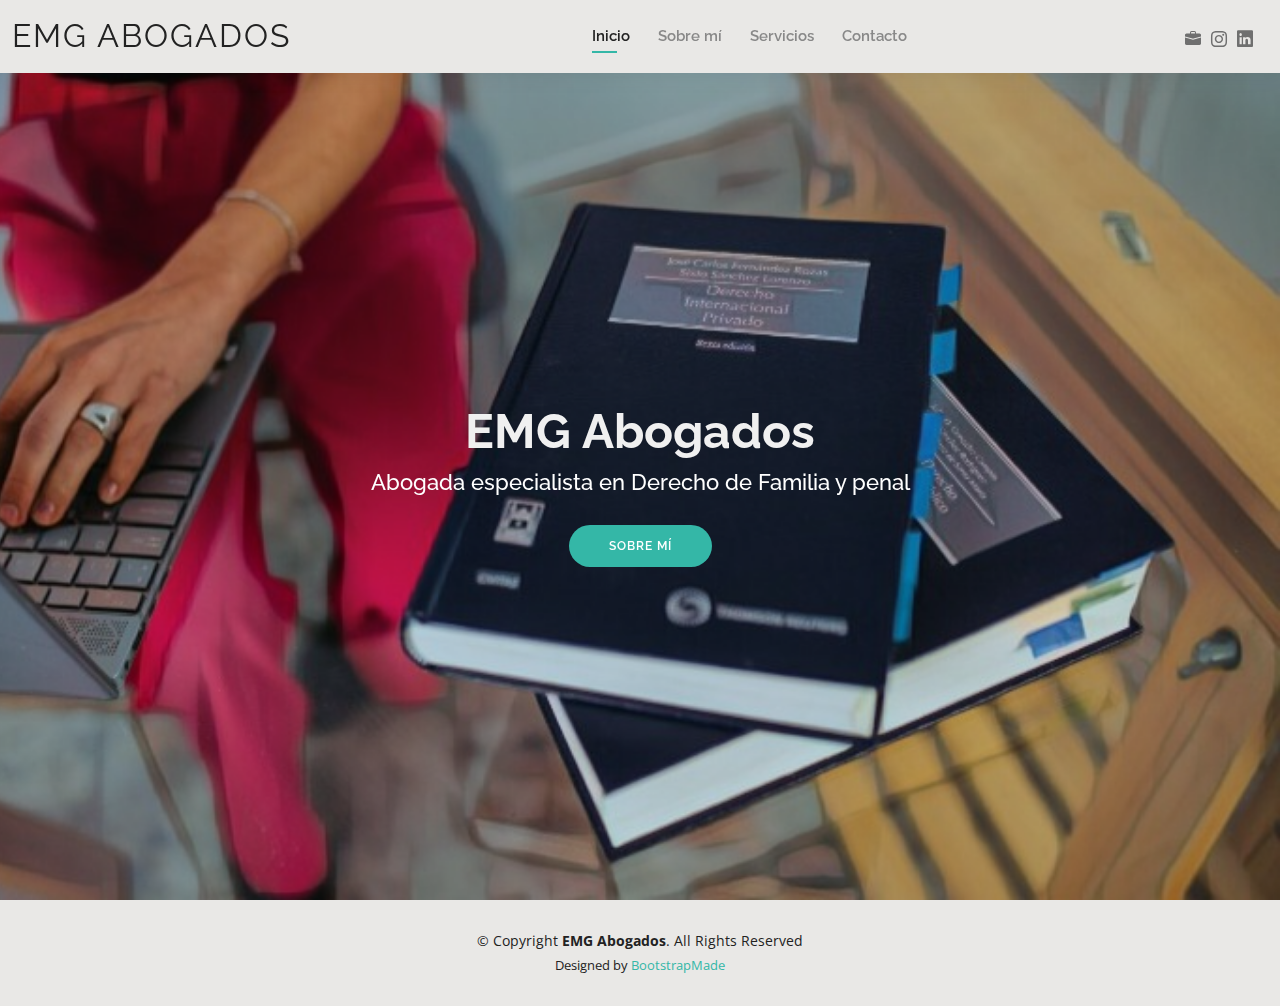
<file: index.html>
<!DOCTYPE html>
<html lang="en">

<head>
  <meta charset="utf-8">
  <meta content="width=device-width, initial-scale=1.0" name="viewport">

  <title>EMG Abogados</title>
  <meta content="" name="description">
  <meta content="" name="keywords">

  <!-- Favicons -->
  <link href="assets/img/favicon.png" rel="icon">
  <link href="assets/img/apple-touch-icon.png" rel="apple-touch-icon">

  <!-- Google Fonts -->
  <link href="https://fonts.googleapis.com/css?family=Open+Sans:300,300i,400,400i,600,600i,700,700i|Raleway:300,300i,400,400i,500,500i,600,600i,700,700i|Poppins:300,300i,400,400i,500,500i,600,600i,700,700i" rel="stylesheet">

  <!-- Vendor CSS Files -->
  <link href="assets/vendor/aos/aos.css" rel="stylesheet">
  <link href="assets/vendor/bootstrap/css/bootstrap.min.css" rel="stylesheet">
  <link href="assets/vendor/bootstrap-icons/bootstrap-icons.css" rel="stylesheet">
  <link href="assets/vendor/boxicons/css/boxicons.min.css" rel="stylesheet">
  <link href="assets/vendor/glightbox/css/glightbox.min.css" rel="stylesheet">
  <link href="assets/vendor/swiper/swiper-bundle.min.css" rel="stylesheet">

  <!-- Template Main CSS File -->
  <link href="assets/css/style.css" rel="stylesheet">

  <!-- =======================================================
  * Template Name: Kelly - v4.0.1
  * Template URL: https://bootstrapmade.com/kelly-free-bootstrap-cv-resume-html-template/
  * Author: BootstrapMade.com
  * License: https://bootstrapmade.com/license/
  ======================================================== -->
</head>

<body>

  <!-- ======= Header ======= -->
  <header id="header" class="fixed-top">
    <div class="container-fluid d-flex justify-content-between align-items-center">

      <h1 class="logo me-auto me-lg-0"><a href="index.html">EMG Abogados</a></h1>
      <!-- Uncomment below if you prefer to use an image logo -->
      <!-- <a href="index.html" class="logo"><img src="assets/img/logo.png" alt="" class="img-fluid"></a>-->

      <nav id="navbar" class="navbar order-last order-lg-0">
        <ul>
          <li><a class="active" href="index.html">Inicio</a></li>
          <li><a href="about.html">Sobre mí</a></li>
          <!--<li><a href="resume.html">Resumen</a></li>-->
          <li><a href="services.html">Servicios</a></li>
          <!--<li><a href="portfolio.html">Portfolio</a></li>-->
          <li><a href="contact.html">Contacto</a></li>
        </ul>
        <i class="bi bi-list mobile-nav-toggle"></i>
      </nav><!-- .navbar -->

      <div class="header-social-links">
        <a target="_blank" href="https://www.lexdir.com/guia/formas-y-efectos-del-divorcio-4239/" class="facebook"><i class="bi bi-briefcase-fill"></i></a>
        <a target="_blank" href="https://www.instagram.com/abogadosemg/" class="instagram"><i class="bi bi-instagram"></i></a>
        <a target="_blank" href="https://www.linkedin.com/in/eva-m-b75975a1/" class="linkedin"><i class="bi bi-linkedin"></i></i></a>
      </div>

    </div>

  </header><!-- End Header -->

  <!-- ======= Hero Section ======= -->
  <section id="hero" class="d-flex align-items-center">
    <div class="container d-flex flex-column align-items-center" data-aos="zoom-in" data-aos-delay="100">
      <h1>EMG Abogados</h1>
      <h2>Abogada especialista en Derecho de Familia y penal</h2>
      <a href="about.html" class="btn-about">Sobre mí</a>
    </div>
  </section><!-- End Hero -->

  <!-- ======= Footer ======= -->
  <footer id="footer">
    <div class="container">
      <div class="copyright">
        &copy; Copyright <strong><span>EMG Abogados</span></strong>. All Rights Reserved
      </div>
      <div class="credits">
        <!-- All the links in the footer should remain intact. -->
        <!-- You can delete the links only if you purchased the pro version. -->
        <!-- Licensing information: https://bootstrapmade.com/license/ -->
        <!-- Purchase the pro version with working PHP/AJAX contact form: https://bootstrapmade.com/kelly-free-bootstrap-cv-resume-html-template/ -->
        Designed by <a href="https://bootstrapmade.com/">BootstrapMade</a>
      </div>
    </div>
  </footer><!-- End  Footer -->

  <div id="preloader"></div>
  <a href="#" class="back-to-top d-flex align-items-center justify-content-center"><i class="bi bi-arrow-up-short"></i></a>

  <!-- Vendor JS Files -->
  <script src="assets/vendor/aos/aos.js"></script>
  <script src="assets/vendor/bootstrap/js/bootstrap.bundle.min.js"></script>
  <script src="assets/vendor/glightbox/js/glightbox.min.js"></script>
  <script src="assets/vendor/isotope-layout/isotope.pkgd.min.js"></script>
  <script src="assets/vendor/php-email-form/validate.js"></script>
  <script src="assets/vendor/purecounter/purecounter.js"></script>
  <script src="assets/vendor/swiper/swiper-bundle.min.js"></script>
  <script src="assets/vendor/waypoints/noframework.waypoints.js"></script>

  <!-- Template Main JS File -->
  <script src="assets/js/main.js"></script>

</body>

</html>
</file>
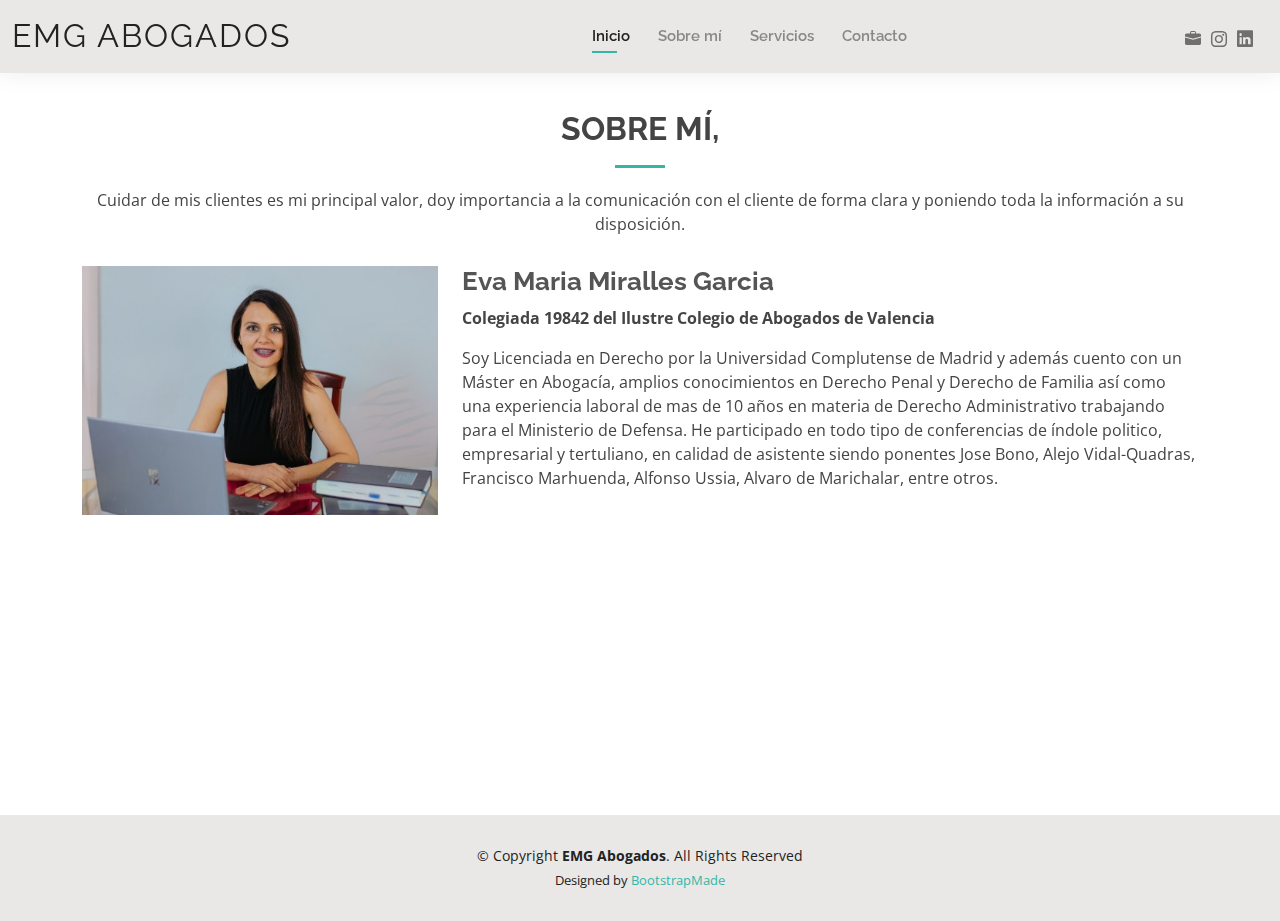
<file: about.html>
<!DOCTYPE html>
<html lang="en">

<head>
  <meta charset="utf-8">
  <meta content="width=device-width, initial-scale=1.0" name="viewport">

  <title>EMG Abogados</title>
  <meta content="" name="description">
  <meta content="" name="keywords">

  <!-- Favicons -->
  <link href="assets/img/favicon.png" rel="icon">
  <link href="assets/img/apple-touch-icon.png" rel="apple-touch-icon">

  <!-- Google Fonts -->
  <link href="https://fonts.googleapis.com/css?family=Open+Sans:300,300i,400,400i,600,600i,700,700i|Raleway:300,300i,400,400i,500,500i,600,600i,700,700i|Poppins:300,300i,400,400i,500,500i,600,600i,700,700i" rel="stylesheet">

  <!-- Vendor CSS Files -->
  <link href="assets/vendor/aos/aos.css" rel="stylesheet">
  <link href="assets/vendor/bootstrap/css/bootstrap.min.css" rel="stylesheet">
  <link href="assets/vendor/bootstrap-icons/bootstrap-icons.css" rel="stylesheet">
  <link href="assets/vendor/boxicons/css/boxicons.min.css" rel="stylesheet">
  <link href="assets/vendor/glightbox/css/glightbox.min.css" rel="stylesheet">
  <link href="assets/vendor/swiper/swiper-bundle.min.css" rel="stylesheet">

  <!-- Template Main CSS File -->
  <link href="assets/css/style.css" rel="stylesheet">

  <!-- =======================================================
  * Template Name: Kelly - v4.0.1
  * Template URL: https://bootstrapmade.com/kelly-free-bootstrap-cv-resume-html-template/
  * Author: BootstrapMade.com
  * License: https://bootstrapmade.com/license/
  ======================================================== -->
</head>

<body>

  <!-- ======= Header ======= -->
  <header id="header" class="fixed-top">
    <div class="container-fluid d-flex justify-content-between align-items-center">

      <h1 class="logo me-auto me-lg-0"><a href="index.html">EMG Abogados</a></h1>
      <!-- Uncomment below if you prefer to use an image logo -->
      <!-- <a href="index.html" class="logo"><img src="assets/img/logo.png" alt="" class="img-fluid"></a>-->

      <nav id="navbar" class="navbar order-last order-lg-0">
        <ul>
          <li><a class="active" href="index.html">Inicio</a></li>
          <li><a href="about.html">Sobre mí</a></li>
          <!--<li><a href="resume.html">Resumen</a></li>-->
          <li><a href="services.html">Servicios</a></li>
          <!--<li><a href="portfolio.html">Portfolio</a></li>-->
          <li><a href="contact.html">Contacto</a></li>
        </ul>
        <i class="bi bi-list mobile-nav-toggle"></i>
      </nav><!-- .navbar -->

      <div class="header-social-links">
        <a target="_blank" href="https://www.lexdir.com/guia/formas-y-efectos-del-divorcio-4239/" class="facebook"><i class="bi bi-briefcase-fill"></i></a>
        <a target="_blank" href="https://www.instagram.com/abogadosemg/" class="instagram"><i class="bi bi-instagram"></i></a>
        <a target="_blank" href="https://www.linkedin.com/in/eva-m-b75975a1/" class="linkedin"><i class="bi bi-linkedin"></i></i></a>
      </div>

    </div>

  </header><!-- End Header -->

  <main id="main">

    <!-- ======= About Section ======= -->
    <section id="about" class="about">
      <div class="container" data-aos="fade-up">

        <div class="section-title">
          <h2>Sobre mí,</h2>
          <p>Cuidar de mis clientes es mi principal valor, doy importancia a la comunicación con el cliente de forma clara y poniendo toda la información a su disposición.</p>
        </div>

        <div class="row">
          <div class="col-lg-4">
            <img src="assets/img/eva7.png" class="img-fluid" alt="">
          </div>
          <div class="col-lg-8 pt-4 pt-lg-0 content">
            <h3>Eva Maria Miralles Garcia</h3>
            <p>
              <strong>Colegiada 19842 del Ilustre Colegio de Abogados de Valencia</strong> 
            </p>
            <p>
              Soy Licenciada en Derecho por la Universidad Complutense de Madrid y además cuento con un Máster en Abogacía, amplios conocimientos en Derecho Penal y Derecho de Familia así como una experiencia laboral de mas de 10 años en materia de Derecho Administrativo trabajando para el Ministerio de Defensa. He participado en todo tipo de conferencias de índole politico, empresarial y tertuliano, en calidad de asistente siendo ponentes Jose Bono, Alejo Vidal-Quadras, Francisco Marhuenda, Alfonso Ussia, Alvaro de Marichalar, entre otros.
            </p>
          </div>
        </div>

      </div>
    </section><!-- End About Section -->
  </main><!-- End #main -->

  <!-- ======= Footer ======= -->
  <footer id="footer">
    <div class="container">
      <div class="copyright">
        &copy; Copyright <strong><span>EMG Abogados</span></strong>. All Rights Reserved
      </div>
      <div class="credits">
        <!-- All the links in the footer should remain intact. -->
        <!-- You can delete the links only if you purchased the pro version. -->
        <!-- Licensing information: https://bootstrapmade.com/license/ -->
        <!-- Purchase the pro version with working PHP/AJAX contact form: https://bootstrapmade.com/kelly-free-bootstrap-cv-resume-html-template/ -->
        Designed by <a href="https://bootstrapmade.com/">BootstrapMade</a>
      </div>
    </div>
  </footer><!-- End  Footer -->

  <div id="preloader"></div>
  <a href="#" class="back-to-top d-flex align-items-center justify-content-center"><i class="bi bi-arrow-up-short"></i></a>

  <!-- Vendor JS Files -->
  <script src="assets/vendor/aos/aos.js"></script>
  <script src="assets/vendor/bootstrap/js/bootstrap.bundle.min.js"></script>
  <script src="assets/vendor/glightbox/js/glightbox.min.js"></script>
  <script src="assets/vendor/isotope-layout/isotope.pkgd.min.js"></script>
  <script src="assets/vendor/php-email-form/validate.js"></script>
  <script src="assets/vendor/purecounter/purecounter.js"></script>
  <script src="assets/vendor/swiper/swiper-bundle.min.js"></script>
  <script src="assets/vendor/waypoints/noframework.waypoints.js"></script>

  <!-- Template Main JS File -->
  <script src="assets/js/main.js"></script>

</body>

</html>
</file>
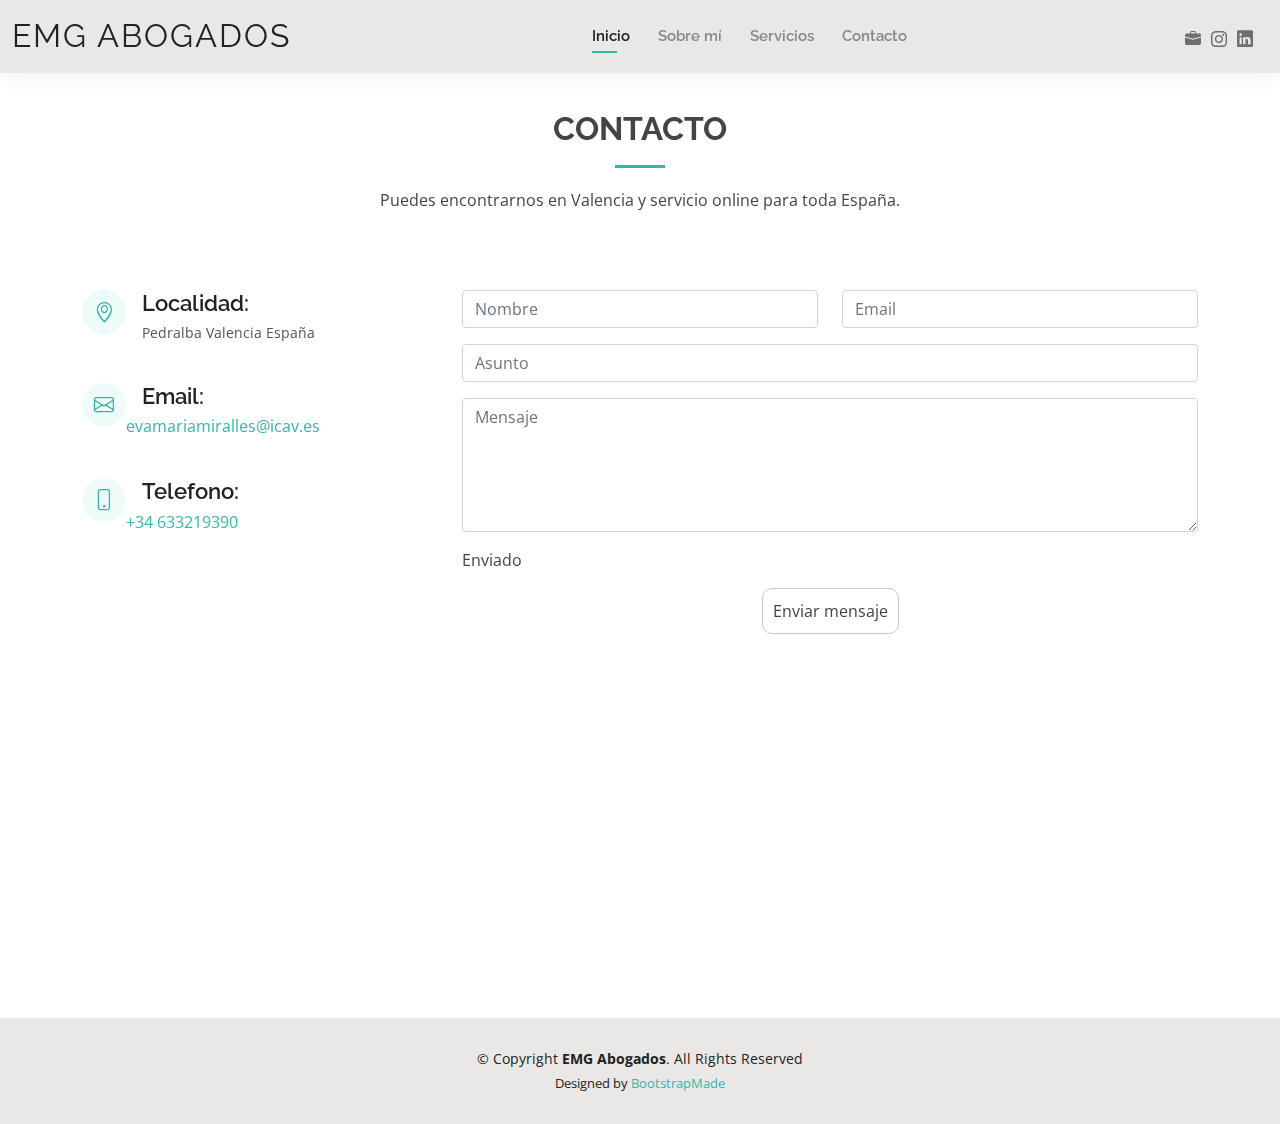
<file: contact.html>
<!DOCTYPE html>
<html lang="en">

<head>
  <meta charset="utf-8">
  <meta content="width=device-width, initial-scale=1.0" name="viewport">

  <title>EMG Abogados</title>
  <meta content="" name="description">
  <meta content="" name="keywords">

  <!-- Favicons -->
  <link href="assets/img/favicon.png" rel="icon">
  <link href="assets/img/apple-touch-icon.png" rel="apple-touch-icon">

  <!-- Google Fonts -->
  <link href="https://fonts.googleapis.com/css?family=Open+Sans:300,300i,400,400i,600,600i,700,700i|Raleway:300,300i,400,400i,500,500i,600,600i,700,700i|Poppins:300,300i,400,400i,500,500i,600,600i,700,700i" rel="stylesheet">

  <!-- Vendor CSS Files -->
  <link href="assets/vendor/aos/aos.css" rel="stylesheet">
  <link href="assets/vendor/bootstrap/css/bootstrap.min.css" rel="stylesheet">
  <link href="assets/vendor/bootstrap-icons/bootstrap-icons.css" rel="stylesheet">
  <link href="assets/vendor/boxicons/css/boxicons.min.css" rel="stylesheet">
  <link href="assets/vendor/glightbox/css/glightbox.min.css" rel="stylesheet">
  <link href="assets/vendor/swiper/swiper-bundle.min.css" rel="stylesheet">

  <!-- Template Main CSS File -->
  <link href="assets/css/style.css" rel="stylesheet">

  <!-- =======================================================
  * Template Name: Kelly - v4.0.1
  * Template URL: https://bootstrapmade.com/kelly-free-bootstrap-cv-resume-html-template/
  * Author: BootstrapMade.com
  * License: https://bootstrapmade.com/license/
  ======================================================== -->
</head>

<body>

  <!-- ======= Header ======= -->
  <header id="header" class="fixed-top">
    <div class="container-fluid d-flex justify-content-between align-items-center">

      <h1 class="logo me-auto me-lg-0"><a href="index.html">EMG Abogados</a></h1>
      <!-- Uncomment below if you prefer to use an image logo -->
      <!-- <a href="index.html" class="logo"><img src="assets/img/logo.png" alt="" class="img-fluid"></a>-->

      <nav id="navbar" class="navbar order-last order-lg-0">
        <ul>
          <li><a class="active" href="index.html">Inicio</a></li>
          <li><a href="about.html">Sobre mí</a></li>
          <!--<li><a href="resume.html">Resumen</a></li>-->
          <li><a href="services.html">Servicios</a></li>
          <!--<li><a href="portfolio.html">Portfolio</a></li>-->
          <li><a href="contact.html">Contacto</a></li>
        </ul>
        <i class="bi bi-list mobile-nav-toggle"></i>
      </nav><!-- .navbar -->

      <div class="header-social-links">
        <a target="_blank" href="https://www.lexdir.com/guia/formas-y-efectos-del-divorcio-4239/" class="facebook"><i class="bi bi-briefcase-fill"></i></a>
        <a target="_blank" href="https://www.instagram.com/abogadosemg/" class="instagram"><i class="bi bi-instagram"></i></a>
        <a target="_blank" href="https://www.linkedin.com/in/eva-m-b75975a1/" class="linkedin"><i class="bi bi-linkedin"></i></i></a>
      </div>

    </div>

  </header><!-- End Header -->

  <main id="main">

    <!-- ======= Contact Section ======= -->
    <section id="contact" class="contact">
      <div class="container" data-aos="fade-up">

        <div class="section-title">
          <h2>Contacto</h2>
          <p>Puedes encontrarnos en Valencia y servicio online para toda España.</p>
        </div>

       
        <div class="row mt-5">

          <div class="col-lg-4">
            <div class="info">
              <div class="address">
                <i class="bi bi-geo-alt"></i>
                <h4>Localidad:</h4>
                <p>Pedralba Valencia España</p>
              </div>

              <div class="email">
                <i class="bi bi-envelope"></i>
                <h4>Email:</h4>
                <a href="mailto:evamariamiralles@icav.es">evamariamiralles@icav.es</a>
              </div>

              <div class="phone">
                <i class="bi bi-phone"></i>
                <h4>Telefono:</h4>
                <a href="tel:+34633219390">+34 633219390</a>
              </div>

            </div>

          </div>

          <div class="col-lg-8 mt-5 mt-lg-0">

            <form name="emgform" method="POST" data-netlify="true">
              <div class="row">
                <div class="col-md-6 form-group">
                  <input type="text" name="name" class="form-control" id="name" placeholder="Nombre" required>
                </div>
                <div class="col-md-6 form-group mt-3 mt-md-0">
                  <input type="email" class="form-control" name="email" id="email" placeholder="Email" required>
                </div>
              </div>
              <div class="form-group mt-3">
                <input type="text" class="form-control" name="subject" id="subject" placeholder="Asunto" required>
              </div>
              <div class="form-group mt-3">
                <textarea class="form-control" name="message" id="message" rows="5" placeholder="Mensaje" required></textarea>
              </div>
              <div class="my-3">
                <div class="loading">Enviado</div>
              </div>
              <div class="text-center"><button class="form-btn" type="submit">Enviar mensaje</button></div>
            </form>

          </div>

        </div>
        <div class="mt-5">
          <iframe style="border:0; width: 100%; height: 270px;" src="https://www.google.com/maps/embed?pb=!1m18!1m12!1m3!1d12295.8643002861!2d-0.7354973133781211!3d39.60544667148102!2m3!1f0!2f0!3f0!3m2!1i1024!2i768!4f13.1!3m3!1m2!1s0xd60f259ac45e30d%3A0x209e137242e3eff8!2s46164%20Pedralba%2C%20Valencia!5e0!3m2!1ses!2ses!4v1614954009070!5m2!1ses!2ses" frameborder="0" allowfullscreen></iframe>
        </div>
      </div>
    </section><!-- End Contact Section -->

  </main><!-- End #main -->

  <!-- ======= Footer ======= -->
  <footer id="footer">
    <div class="container">
      <div class="copyright">
        &copy; Copyright <strong><span>EMG Abogados</span></strong>. All Rights Reserved
      </div>
      <div class="credits">
        <!-- All the links in the footer should remain intact. -->
        <!-- You can delete the links only if you purchased the pro version. -->
        <!-- Licensing information: https://bootstrapmade.com/license/ -->
        <!-- Purchase the pro version with working PHP/AJAX contact form: https://bootstrapmade.com/kelly-free-bootstrap-cv-resume-html-template/ -->
        Designed by <a href="https://bootstrapmade.com/">BootstrapMade</a>
      </div>
    </div>
  </footer><!-- End  Footer -->

  <div id="preloader"></div>
  <a href="#" class="back-to-top d-flex align-items-center justify-content-center"><i class="bi bi-arrow-up-short"></i></a>

  <!-- Vendor JS Files -->
  <script src="assets/vendor/aos/aos.js"></script>
  <script src="assets/vendor/bootstrap/js/bootstrap.bundle.min.js"></script>
  <script src="assets/vendor/glightbox/js/glightbox.min.js"></script>
  <script src="assets/vendor/isotope-layout/isotope.pkgd.min.js"></script>
  <script src="assets/vendor/php-email-form/validate.js"></script>
  <script src="assets/vendor/purecounter/purecounter.js"></script>
  <script src="assets/vendor/swiper/swiper-bundle.min.js"></script>
  <script src="assets/vendor/waypoints/noframework.waypoints.js"></script>

  <!-- Template Main JS File -->
  <script src="assets/js/main.js"></script>

</body>

</html>
</file>
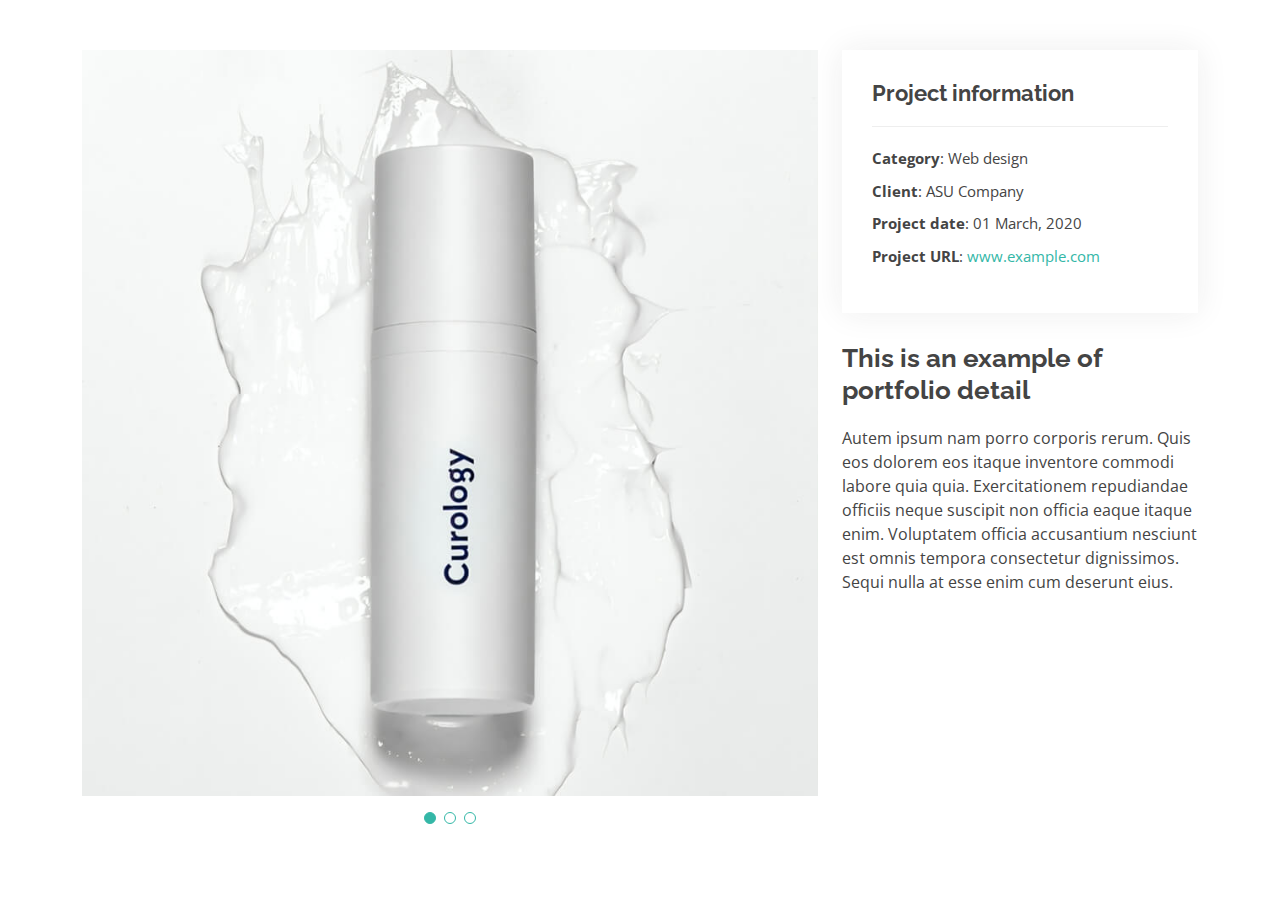
<file: portfolio-details.html>
<!DOCTYPE html>
<html lang="en">

<head>
  <meta charset="utf-8">
  <meta content="width=device-width, initial-scale=1.0" name="viewport">

  <title>Portfolio Details - Kelly Bootstrap Template</title>
  <meta content="" name="description">
  <meta content="" name="keywords">

  <!-- Favicons -->
  <link href="assets/img/favicon.png" rel="icon">
  <link href="assets/img/apple-touch-icon.png" rel="apple-touch-icon">

  <!-- Google Fonts -->
  <link href="https://fonts.googleapis.com/css?family=Open+Sans:300,300i,400,400i,600,600i,700,700i|Raleway:300,300i,400,400i,500,500i,600,600i,700,700i|Poppins:300,300i,400,400i,500,500i,600,600i,700,700i" rel="stylesheet">

  <!-- Vendor CSS Files -->
  <link href="assets/vendor/aos/aos.css" rel="stylesheet">
  <link href="assets/vendor/bootstrap/css/bootstrap.min.css" rel="stylesheet">
  <link href="assets/vendor/bootstrap-icons/bootstrap-icons.css" rel="stylesheet">
  <link href="assets/vendor/boxicons/css/boxicons.min.css" rel="stylesheet">
  <link href="assets/vendor/glightbox/css/glightbox.min.css" rel="stylesheet">
  <link href="assets/vendor/swiper/swiper-bundle.min.css" rel="stylesheet">

  <!-- Template Main CSS File -->
  <link href="assets/css/style.css" rel="stylesheet">

  <!-- =======================================================
  * Template Name: Kelly - v4.0.1
  * Template URL: https://bootstrapmade.com/kelly-free-bootstrap-cv-resume-html-template/
  * Author: BootstrapMade.com
  * License: https://bootstrapmade.com/license/
  ======================================================== -->
</head>

<body>

  <main id="main">

    <!-- ======= Portfolio Details Section ======= -->
    <section id="portfolio-details" class="portfolio-details">
      <div class="container">

        <div class="row gy-4">

          <div class="col-lg-8">
            <div class="portfolio-details-slider swiper-container">
              <div class="swiper-wrapper align-items-center">

                <div class="swiper-slide">
                  <img src="assets/img/portfolio/portfolio-1.jpg" alt="">
                </div>

                <div class="swiper-slide">
                  <img src="assets/img/portfolio/portfolio-2.jpg" alt="">
                </div>

                <div class="swiper-slide">
                  <img src="assets/img/portfolio/portfolio-3.jpg" alt="">
                </div>

              </div>
              <div class="swiper-pagination"></div>
            </div>
          </div>

          <div class="col-lg-4">
            <div class="portfolio-info">
              <h3>Project information</h3>
              <ul>
                <li><strong>Category</strong>: Web design</li>
                <li><strong>Client</strong>: ASU Company</li>
                <li><strong>Project date</strong>: 01 March, 2020</li>
                <li><strong>Project URL</strong>: <a href="#">www.example.com</a></li>
              </ul>
            </div>
            <div class="portfolio-description">
              <h2>This is an example of portfolio detail</h2>
              <p>
                Autem ipsum nam porro corporis rerum. Quis eos dolorem eos itaque inventore commodi labore quia quia. Exercitationem repudiandae officiis neque suscipit non officia eaque itaque enim. Voluptatem officia accusantium nesciunt est omnis tempora consectetur dignissimos. Sequi nulla at esse enim cum deserunt eius.
              </p>
            </div>
          </div>

        </div>

      </div>
    </section><!-- End Portfolio Details Section -->

  </main><!-- End #main -->

  <div id="preloader"></div>
  <a href="#" class="back-to-top d-flex align-items-center justify-content-center"><i class="bi bi-arrow-up-short"></i></a>

  <!-- Vendor JS Files -->
  <script src="assets/vendor/aos/aos.js"></script>
  <script src="assets/vendor/bootstrap/js/bootstrap.bundle.min.js"></script>
  <script src="assets/vendor/glightbox/js/glightbox.min.js"></script>
  <script src="assets/vendor/isotope-layout/isotope.pkgd.min.js"></script>
  <script src="assets/vendor/php-email-form/validate.js"></script>
  <script src="assets/vendor/purecounter/purecounter.js"></script>
  <script src="assets/vendor/swiper/swiper-bundle.min.js"></script>
  <script src="assets/vendor/waypoints/noframework.waypoints.js"></script>

  <!-- Template Main JS File -->
  <script src="assets/js/main.js"></script>

</body>

</html>
</file>
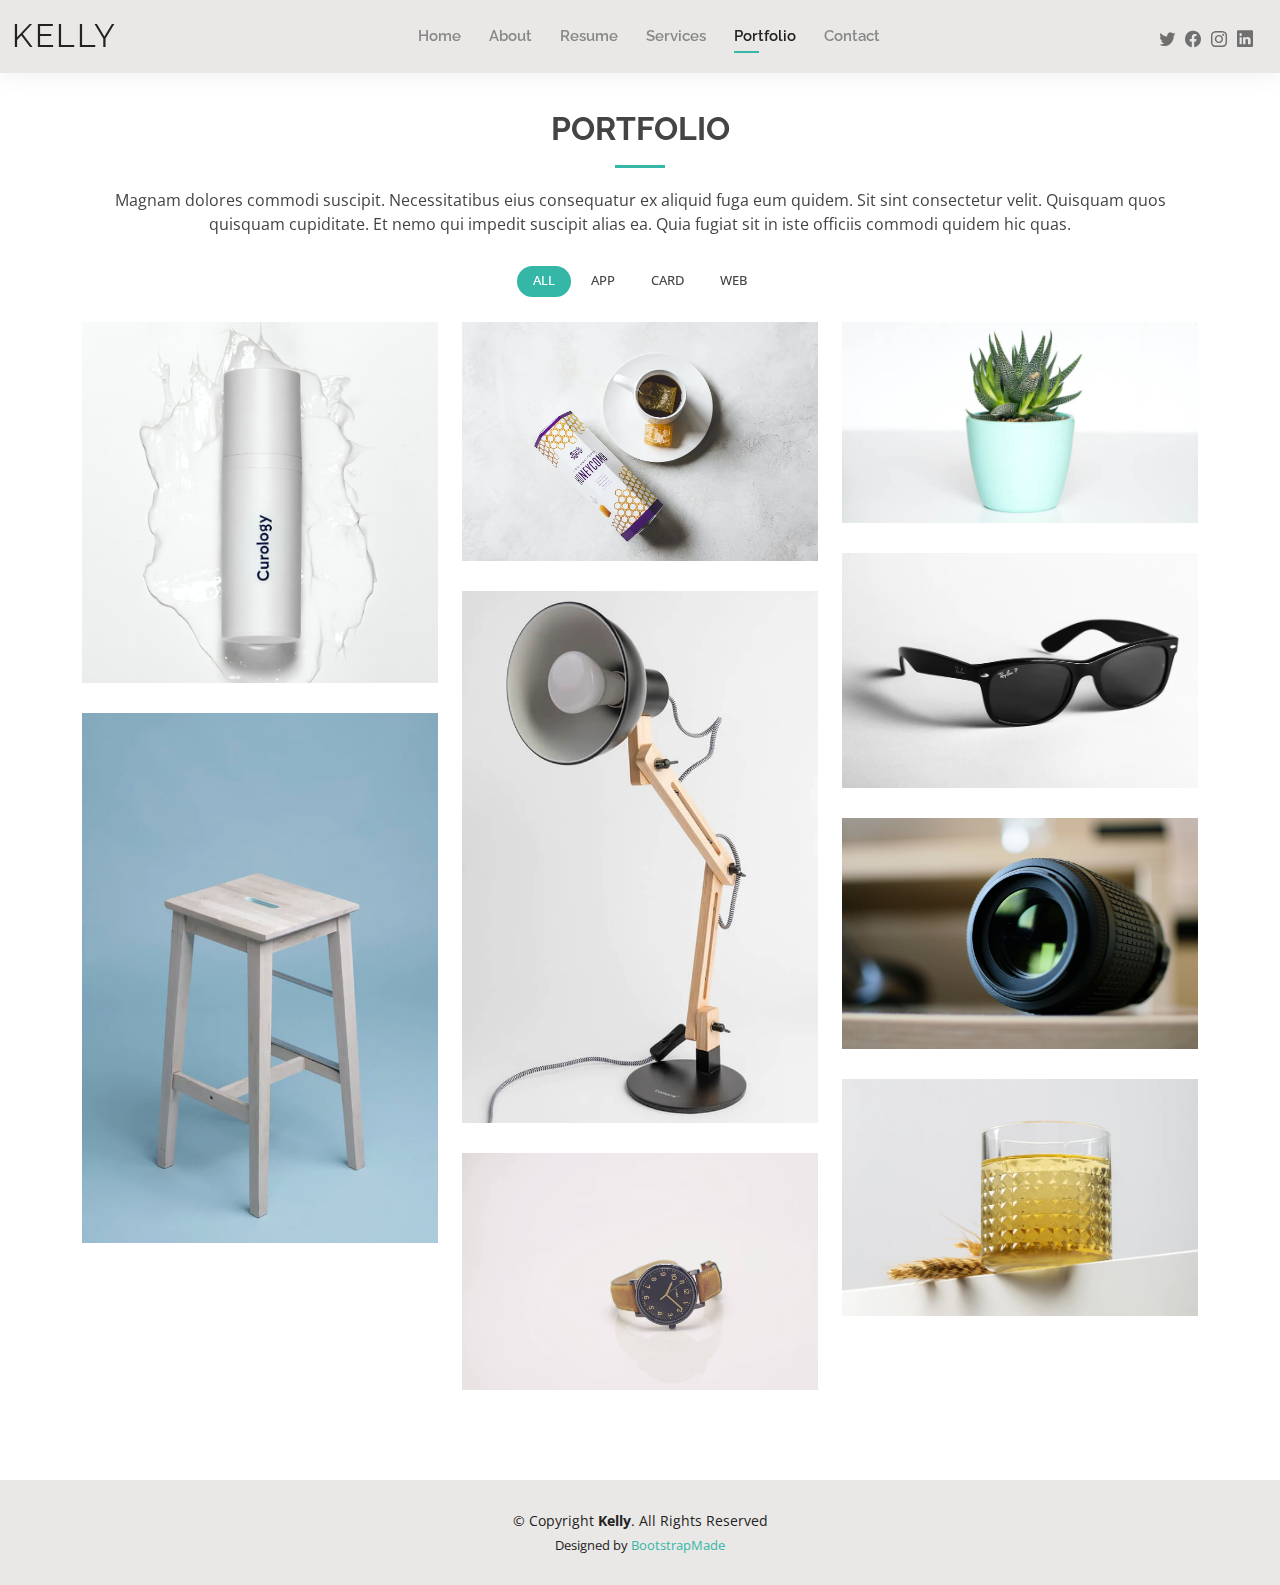
<file: portfolio.html>
<!DOCTYPE html>
<html lang="en">

<head>
  <meta charset="utf-8">
  <meta content="width=device-width, initial-scale=1.0" name="viewport">

  <title>Portfolio - Kelly Bootstrap Template</title>
  <meta content="" name="description">
  <meta content="" name="keywords">

  <!-- Favicons -->
  <link href="assets/img/favicon.png" rel="icon">
  <link href="assets/img/apple-touch-icon.png" rel="apple-touch-icon">

  <!-- Google Fonts -->
  <link href="https://fonts.googleapis.com/css?family=Open+Sans:300,300i,400,400i,600,600i,700,700i|Raleway:300,300i,400,400i,500,500i,600,600i,700,700i|Poppins:300,300i,400,400i,500,500i,600,600i,700,700i" rel="stylesheet">

  <!-- Vendor CSS Files -->
  <link href="assets/vendor/aos/aos.css" rel="stylesheet">
  <link href="assets/vendor/bootstrap/css/bootstrap.min.css" rel="stylesheet">
  <link href="assets/vendor/bootstrap-icons/bootstrap-icons.css" rel="stylesheet">
  <link href="assets/vendor/boxicons/css/boxicons.min.css" rel="stylesheet">
  <link href="assets/vendor/glightbox/css/glightbox.min.css" rel="stylesheet">
  <link href="assets/vendor/swiper/swiper-bundle.min.css" rel="stylesheet">

  <!-- Template Main CSS File -->
  <link href="assets/css/style.css" rel="stylesheet">

  <!-- =======================================================
  * Template Name: Kelly - v4.0.1
  * Template URL: https://bootstrapmade.com/kelly-free-bootstrap-cv-resume-html-template/
  * Author: BootstrapMade.com
  * License: https://bootstrapmade.com/license/
  ======================================================== -->
</head>

<body>

  <!-- ======= Header ======= -->
  <header id="header" class="fixed-top">
    <div class="container-fluid d-flex justify-content-between align-items-center">

      <h1 class="logo me-auto me-lg-0"><a href="index.html">Kelly</a></h1>
      <!-- Uncomment below if you prefer to use an image logo -->
      <!-- <a href="index.html" class="logo"><img src="assets/img/logo.png" alt="" class="img-fluid"></a>-->

      <nav id="navbar" class="navbar order-last order-lg-0">
        <ul>
          <li><a href="index.html">Home</a></li>
          <li><a href="about.html">About</a></li>
          <li><a href="resume.html">Resume</a></li>
          <li><a href="services.html">Services</a></li>
          <li><a class="active" href="portfolio.html">Portfolio</a></li>
          <li><a href="contact.html">Contact</a></li>
        </ul>
        <i class="bi bi-list mobile-nav-toggle"></i>
      </nav><!-- .navbar -->

      <div class="header-social-links">
        <a href="#" class="twitter"><i class="bi bi-twitter"></i></a>
        <a href="#" class="facebook"><i class="bi bi-facebook"></i></a>
        <a href="#" class="instagram"><i class="bi bi-instagram"></i></a>
        <a href="#" class="linkedin"><i class="bi bi-linkedin"></i></i></a>
      </div>

    </div>

  </header><!-- End Header -->

  <main id="main">

    <!-- ======= Portfolio Section ======= -->
    <section id="portfolio" class="portfolio">
      <div class="container" data-aos="fade-up">

        <div class="section-title">
          <h2>Portfolio</h2>
          <p>Magnam dolores commodi suscipit. Necessitatibus eius consequatur ex aliquid fuga eum quidem. Sit sint consectetur velit. Quisquam quos quisquam cupiditate. Et nemo qui impedit suscipit alias ea. Quia fugiat sit in iste officiis commodi quidem hic quas.</p>
        </div>

        <div class="row" data-aos="fade-up" data-aos-delay="100">
          <div class="col-lg-12 d-flex justify-content-center">
            <ul id="portfolio-flters">
              <li data-filter="*" class="filter-active">All</li>
              <li data-filter=".filter-app">App</li>
              <li data-filter=".filter-card">Card</li>
              <li data-filter=".filter-web">Web</li>
            </ul>
          </div>
        </div>

        <div class="row portfolio-container" data-aos="fade-up" data-aos-delay="200">

          <div class="col-lg-4 col-md-6 portfolio-item filter-app">
            <div class="portfolio-wrap">
              <img src="assets/img/portfolio/portfolio-1.jpg" class="img-fluid" alt="">
              <div class="portfolio-info">
                <h4>App 1</h4>
                <p>App</p>
                <div class="portfolio-links">
                  <a href="assets/img/portfolio/portfolio-1.jpg" data-gallery="portfolioGallery" class="portfolio-lightbox" title="App 1"><i class="bx bx-plus"></i></a>
                  <a href="portfolio-details.html" class="portfolio-details-lightbox" data-glightbox="type: external" title="Portfolio Details"><i class="bx bx-link"></i></a>
                </div>
              </div>
            </div>
          </div>

          <div class="col-lg-4 col-md-6 portfolio-item filter-web">
            <div class="portfolio-wrap">
              <img src="assets/img/portfolio/portfolio-2.jpg" class="img-fluid" alt="">
              <div class="portfolio-info">
                <h4>Web 3</h4>
                <p>Web</p>
                <div class="portfolio-links">
                  <a href="assets/img/portfolio/portfolio-2.jpg" data-gallery="portfolioGallery" class="portfolio-lightbox" title="Web 3"><i class="bx bx-plus"></i></a>
                  <a href="portfolio-details.html" class="portfolio-details-lightbox" data-glightbox="type: external" title="Portfolio Details"><i class="bx bx-link"></i></a>
                </div>
              </div>
            </div>
          </div>

          <div class="col-lg-4 col-md-6 portfolio-item filter-app">
            <div class="portfolio-wrap">
              <img src="assets/img/portfolio/portfolio-3.jpg" class="img-fluid" alt="">
              <div class="portfolio-info">
                <h4>App 2</h4>
                <p>App</p>
                <div class="portfolio-links">
                  <a href="assets/img/portfolio/portfolio-3.jpg" data-gallery="portfolioGallery" class="portfolio-lightbox" title="App 2"><i class="bx bx-plus"></i></a>
                  <a href="portfolio-details.html" class="portfolio-details-lightbox" data-glightbox="type: external" title="Portfolio Details"><i class="bx bx-link"></i></a>
                </div>
              </div>
            </div>
          </div>

          <div class="col-lg-4 col-md-6 portfolio-item filter-card">
            <div class="portfolio-wrap">
              <img src="assets/img/portfolio/portfolio-4.jpg" class="img-fluid" alt="">
              <div class="portfolio-info">
                <h4>Card 2</h4>
                <p>Card</p>
                <div class="portfolio-links">
                  <a href="assets/img/portfolio/portfolio-4.jpg" data-gallery="portfolioGallery" class="portfolio-lightbox" title="Card 2"><i class="bx bx-plus"></i></a>
                  <a href="portfolio-details.html" class="portfolio-details-lightbox" data-glightbox="type: external" title="Portfolio Details"><i class="bx bx-link"></i></a>
                </div>
              </div>
            </div>
          </div>

          <div class="col-lg-4 col-md-6 portfolio-item filter-web">
            <div class="portfolio-wrap">
              <img src="assets/img/portfolio/portfolio-5.jpg" class="img-fluid" alt="">
              <div class="portfolio-info">
                <h4>Web 2</h4>
                <p>Web</p>
                <div class="portfolio-links">
                  <a href="assets/img/portfolio/portfolio-5.jpg" data-gallery="portfolioGallery" class="portfolio-lightbox" title="Web 2"><i class="bx bx-plus"></i></a>
                  <a href="portfolio-details.html" class="portfolio-details-lightbox" data-glightbox="type: external" title="Portfolio Details"><i class="bx bx-link"></i></a>
                </div>
              </div>
            </div>
          </div>

          <div class="col-lg-4 col-md-6 portfolio-item filter-app">
            <div class="portfolio-wrap">
              <img src="assets/img/portfolio/portfolio-6.jpg" class="img-fluid" alt="">
              <div class="portfolio-info">
                <h4>App 3</h4>
                <p>App</p>
                <div class="portfolio-links">
                  <a href="assets/img/portfolio/portfolio-6.jpg" data-gallery="portfolioGallery" class="portfolio-lightbox" title="App 3"><i class="bx bx-plus"></i></a>
                  <a href="portfolio-details.html" class="portfolio-details-lightbox" data-glightbox="type: external" title="Portfolio Details"><i class="bx bx-link"></i></a>
                </div>
              </div>
            </div>
          </div>

          <div class="col-lg-4 col-md-6 portfolio-item filter-card">
            <div class="portfolio-wrap">
              <img src="assets/img/portfolio/portfolio-7.jpg" class="img-fluid" alt="">
              <div class="portfolio-info">
                <h4>Card 1</h4>
                <p>Card</p>
                <div class="portfolio-links">
                  <a href="assets/img/portfolio/portfolio-7.jpg" data-gallery="portfolioGallery" class="portfolio-lightbox" title="Card 1"><i class="bx bx-plus"></i></a>
                  <a href="portfolio-details.html" class="portfolio-details-lightbox" data-glightbox="type: external" title="Portfolio Details"><i class="bx bx-link"></i></a>
                </div>
              </div>
            </div>
          </div>

          <div class="col-lg-4 col-md-6 portfolio-item filter-card">
            <div class="portfolio-wrap">
              <img src="assets/img/portfolio/portfolio-8.jpg" class="img-fluid" alt="">
              <div class="portfolio-info">
                <h4>Card 3</h4>
                <p>Card</p>
                <div class="portfolio-links">
                  <a href="assets/img/portfolio/portfolio-8.jpg" data-gallery="portfolioGallery" class="portfolio-lightbox" title="Card 3"><i class="bx bx-plus"></i></a>
                  <a href="portfolio-details.html" class="portfolio-details-lightbox" data-glightbox="type: external" title="Portfolio Details"><i class="bx bx-link"></i></a>
                </div>
              </div>
            </div>
          </div>

          <div class="col-lg-4 col-md-6 portfolio-item filter-web">
            <div class="portfolio-wrap">
              <img src="assets/img/portfolio/portfolio-9.jpg" class="img-fluid" alt="">
              <div class="portfolio-info">
                <h4>Web 3</h4>
                <p>Web</p>
                <div class="portfolio-links">
                  <a href="assets/img/portfolio/portfolio-9.jpg" data-gallery="portfolioGallery" class="portfolio-lightbox" title="Web 3"><i class="bx bx-plus"></i></a>
                  <a href="portfolio-details.html" class="portfolio-details-lightbox" data-glightbox="type: external" title="Portfolio Details"><i class="bx bx-link"></i></a>
                </div>
              </div>
            </div>
          </div>

        </div>

      </div>
    </section><!-- End Portfolio Section -->

  </main><!-- End #main -->

  <!-- ======= Footer ======= -->
  <footer id="footer">
    <div class="container">
      <div class="copyright">
        &copy; Copyright <strong><span>Kelly</span></strong>. All Rights Reserved
      </div>
      <div class="credits">
        <!-- All the links in the footer should remain intact. -->
        <!-- You can delete the links only if you purchased the pro version. -->
        <!-- Licensing information: https://bootstrapmade.com/license/ -->
        <!-- Purchase the pro version with working PHP/AJAX contact form: https://bootstrapmade.com/kelly-free-bootstrap-cv-resume-html-template/ -->
        Designed by <a href="https://bootstrapmade.com/">BootstrapMade</a>
      </div>
    </div>
  </footer><!-- End  Footer -->

  <div id="preloader"></div>
  <a href="#" class="back-to-top d-flex align-items-center justify-content-center"><i class="bi bi-arrow-up-short"></i></a>

  <!-- Vendor JS Files -->
  <script src="assets/vendor/aos/aos.js"></script>
  <script src="assets/vendor/bootstrap/js/bootstrap.bundle.min.js"></script>
  <script src="assets/vendor/glightbox/js/glightbox.min.js"></script>
  <script src="assets/vendor/isotope-layout/isotope.pkgd.min.js"></script>
  <script src="assets/vendor/php-email-form/validate.js"></script>
  <script src="assets/vendor/purecounter/purecounter.js"></script>
  <script src="assets/vendor/swiper/swiper-bundle.min.js"></script>
  <script src="assets/vendor/waypoints/noframework.waypoints.js"></script>

  <!-- Template Main JS File -->
  <script src="assets/js/main.js"></script>

</body>

</html>
</file>
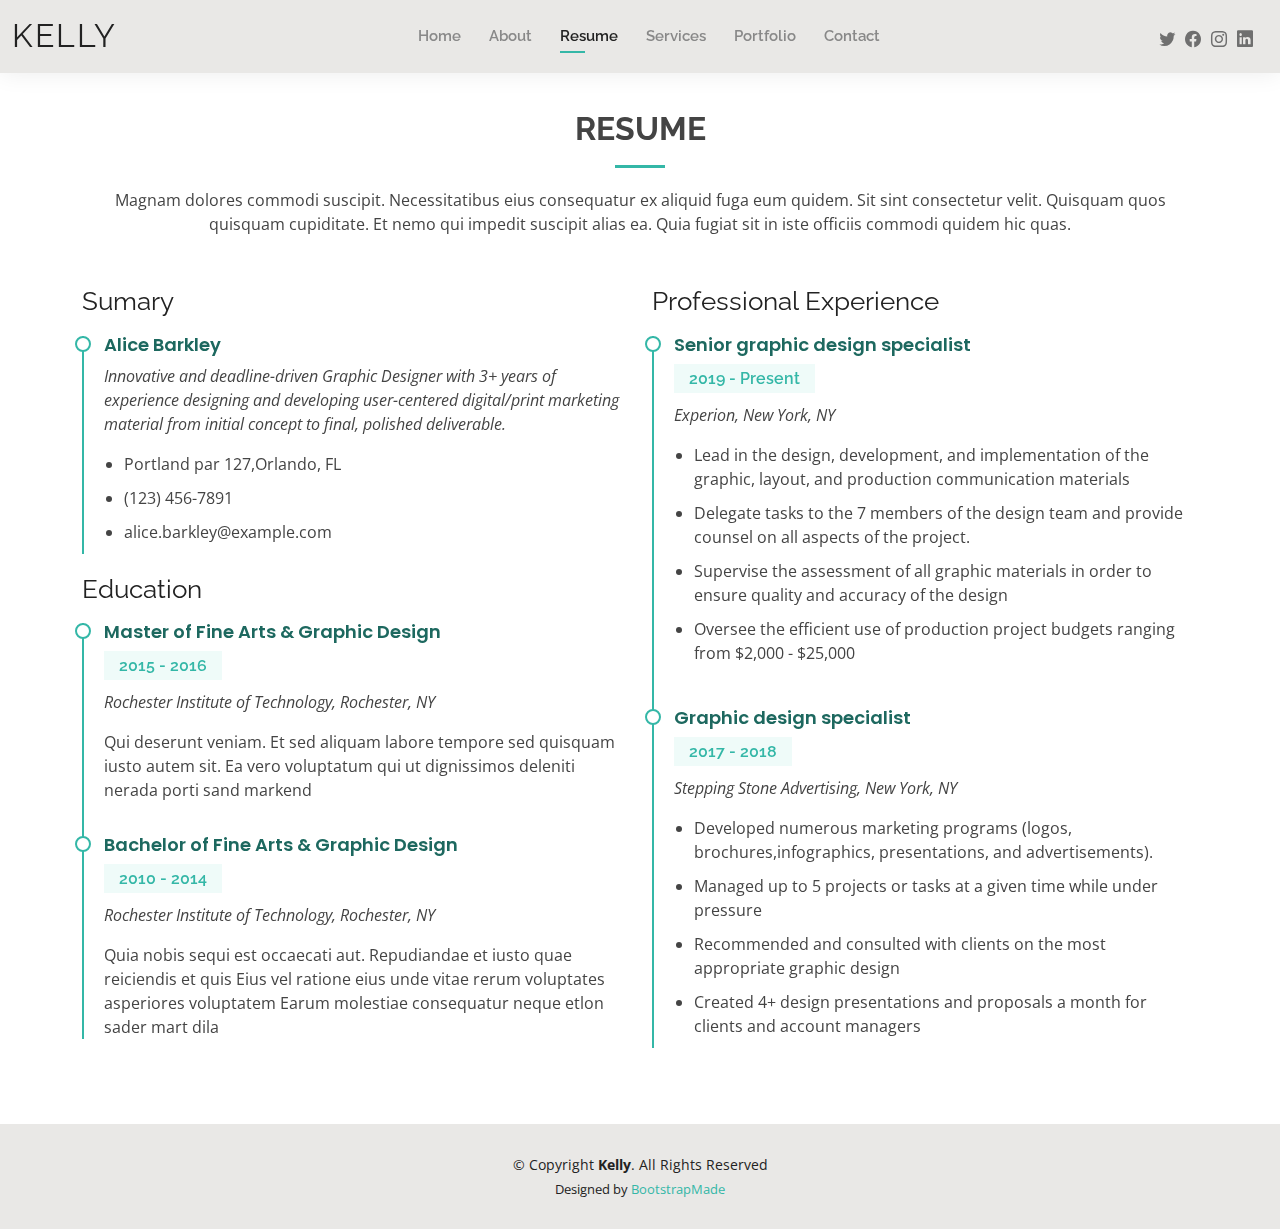
<file: resume.html>
<!DOCTYPE html>
<html lang="en">

<head>
  <meta charset="utf-8">
  <meta content="width=device-width, initial-scale=1.0" name="viewport">

  <title>Resume - Kelly Bootstrap Template</title>
  <meta content="" name="description">
  <meta content="" name="keywords">

  <!-- Favicons -->
  <link href="assets/img/favicon.png" rel="icon">
  <link href="assets/img/apple-touch-icon.png" rel="apple-touch-icon">

  <!-- Google Fonts -->
  <link href="https://fonts.googleapis.com/css?family=Open+Sans:300,300i,400,400i,600,600i,700,700i|Raleway:300,300i,400,400i,500,500i,600,600i,700,700i|Poppins:300,300i,400,400i,500,500i,600,600i,700,700i" rel="stylesheet">

  <!-- Vendor CSS Files -->
  <link href="assets/vendor/aos/aos.css" rel="stylesheet">
  <link href="assets/vendor/bootstrap/css/bootstrap.min.css" rel="stylesheet">
  <link href="assets/vendor/bootstrap-icons/bootstrap-icons.css" rel="stylesheet">
  <link href="assets/vendor/boxicons/css/boxicons.min.css" rel="stylesheet">
  <link href="assets/vendor/glightbox/css/glightbox.min.css" rel="stylesheet">
  <link href="assets/vendor/swiper/swiper-bundle.min.css" rel="stylesheet">

  <!-- Template Main CSS File -->
  <link href="assets/css/style.css" rel="stylesheet">

  <!-- =======================================================
  * Template Name: Kelly - v4.0.1
  * Template URL: https://bootstrapmade.com/kelly-free-bootstrap-cv-resume-html-template/
  * Author: BootstrapMade.com
  * License: https://bootstrapmade.com/license/
  ======================================================== -->
</head>

<body>

  <!-- ======= Header ======= -->
  <header id="header" class="fixed-top">
    <div class="container-fluid d-flex justify-content-between align-items-center">

      <h1 class="logo me-auto me-lg-0"><a href="index.html">Kelly</a></h1>
      <!-- Uncomment below if you prefer to use an image logo -->
      <!-- <a href="index.html" class="logo"><img src="assets/img/logo.png" alt="" class="img-fluid"></a>-->

      <nav id="navbar" class="navbar order-last order-lg-0">
        <ul>
          <li><a href="index.html">Home</a></li>
          <li><a href="about.html">About</a></li>
          <li><a class="active" href="resume.html">Resume</a></li>
          <li><a href="services.html">Services</a></li>
          <li><a href="portfolio.html">Portfolio</a></li>
          <li><a href="contact.html">Contact</a></li>
        </ul>
        <i class="bi bi-list mobile-nav-toggle"></i>
      </nav><!-- .navbar -->

      <div class="header-social-links">
        <a href="#" class="twitter"><i class="bi bi-twitter"></i></a>
        <a href="#" class="facebook"><i class="bi bi-facebook"></i></a>
        <a href="#" class="instagram"><i class="bi bi-instagram"></i></a>
        <a href="#" class="linkedin"><i class="bi bi-linkedin"></i></i></a>
      </div>

    </div>

  </header><!-- End Header -->

  <main id="main">

    <!-- ======= Resume Section ======= -->
    <section id="resume" class="resume">
      <div class="container" data-aos="fade-up">

        <div class="section-title">
          <h2>Resume</h2>
          <p>Magnam dolores commodi suscipit. Necessitatibus eius consequatur ex aliquid fuga eum quidem. Sit sint consectetur velit. Quisquam quos quisquam cupiditate. Et nemo qui impedit suscipit alias ea. Quia fugiat sit in iste officiis commodi quidem hic quas.</p>
        </div>

        <div class="row">
          <div class="col-lg-6">
            <h3 class="resume-title">Sumary</h3>
            <div class="resume-item pb-0">
              <h4>Alice Barkley</h4>
              <p><em>Innovative and deadline-driven Graphic Designer with 3+ years of experience designing and developing user-centered digital/print marketing material from initial concept to final, polished deliverable.</em></p>
              <p>
              <ul>
                <li>Portland par 127,Orlando, FL</li>
                <li>(123) 456-7891</li>
                <li>alice.barkley@example.com</li>
              </ul>
              </p>
            </div>

            <h3 class="resume-title">Education</h3>
            <div class="resume-item">
              <h4>Master of Fine Arts &amp; Graphic Design</h4>
              <h5>2015 - 2016</h5>
              <p><em>Rochester Institute of Technology, Rochester, NY</em></p>
              <p>Qui deserunt veniam. Et sed aliquam labore tempore sed quisquam iusto autem sit. Ea vero voluptatum qui ut dignissimos deleniti nerada porti sand markend</p>
            </div>
            <div class="resume-item">
              <h4>Bachelor of Fine Arts &amp; Graphic Design</h4>
              <h5>2010 - 2014</h5>
              <p><em>Rochester Institute of Technology, Rochester, NY</em></p>
              <p>Quia nobis sequi est occaecati aut. Repudiandae et iusto quae reiciendis et quis Eius vel ratione eius unde vitae rerum voluptates asperiores voluptatem Earum molestiae consequatur neque etlon sader mart dila</p>
            </div>
          </div>
          <div class="col-lg-6">
            <h3 class="resume-title">Professional Experience</h3>
            <div class="resume-item">
              <h4>Senior graphic design specialist</h4>
              <h5>2019 - Present</h5>
              <p><em>Experion, New York, NY </em></p>
              <p>
              <ul>
                <li>Lead in the design, development, and implementation of the graphic, layout, and production communication materials</li>
                <li>Delegate tasks to the 7 members of the design team and provide counsel on all aspects of the project. </li>
                <li>Supervise the assessment of all graphic materials in order to ensure quality and accuracy of the design</li>
                <li>Oversee the efficient use of production project budgets ranging from $2,000 - $25,000</li>
              </ul>
              </p>
            </div>
            <div class="resume-item">
              <h4>Graphic design specialist</h4>
              <h5>2017 - 2018</h5>
              <p><em>Stepping Stone Advertising, New York, NY</em></p>
              <p>
              <ul>
                <li>Developed numerous marketing programs (logos, brochures,infographics, presentations, and advertisements).</li>
                <li>Managed up to 5 projects or tasks at a given time while under pressure</li>
                <li>Recommended and consulted with clients on the most appropriate graphic design</li>
                <li>Created 4+ design presentations and proposals a month for clients and account managers</li>
              </ul>
              </p>
            </div>
          </div>
        </div>

      </div>
    </section><!-- End Resume Section -->

  </main><!-- End #main -->

  <!-- ======= Footer ======= -->
  <footer id="footer">
    <div class="container">
      <div class="copyright">
        &copy; Copyright <strong><span>Kelly</span></strong>. All Rights Reserved
      </div>
      <div class="credits">
        <!-- All the links in the footer should remain intact. -->
        <!-- You can delete the links only if you purchased the pro version. -->
        <!-- Licensing information: https://bootstrapmade.com/license/ -->
        <!-- Purchase the pro version with working PHP/AJAX contact form: https://bootstrapmade.com/kelly-free-bootstrap-cv-resume-html-template/ -->
        Designed by <a href="https://bootstrapmade.com/">BootstrapMade</a>
      </div>
    </div>
  </footer><!-- End  Footer -->

  <div id="preloader"></div>
  <a href="#" class="back-to-top d-flex align-items-center justify-content-center"><i class="bi bi-arrow-up-short"></i></a>

  <!-- Vendor JS Files -->
  <script src="assets/vendor/aos/aos.js"></script>
  <script src="assets/vendor/bootstrap/js/bootstrap.bundle.min.js"></script>
  <script src="assets/vendor/glightbox/js/glightbox.min.js"></script>
  <script src="assets/vendor/isotope-layout/isotope.pkgd.min.js"></script>
  <script src="assets/vendor/php-email-form/validate.js"></script>
  <script src="assets/vendor/purecounter/purecounter.js"></script>
  <script src="assets/vendor/swiper/swiper-bundle.min.js"></script>
  <script src="assets/vendor/waypoints/noframework.waypoints.js"></script>

  <!-- Template Main JS File -->
  <script src="assets/js/main.js"></script>

</body>

</html>
</file>
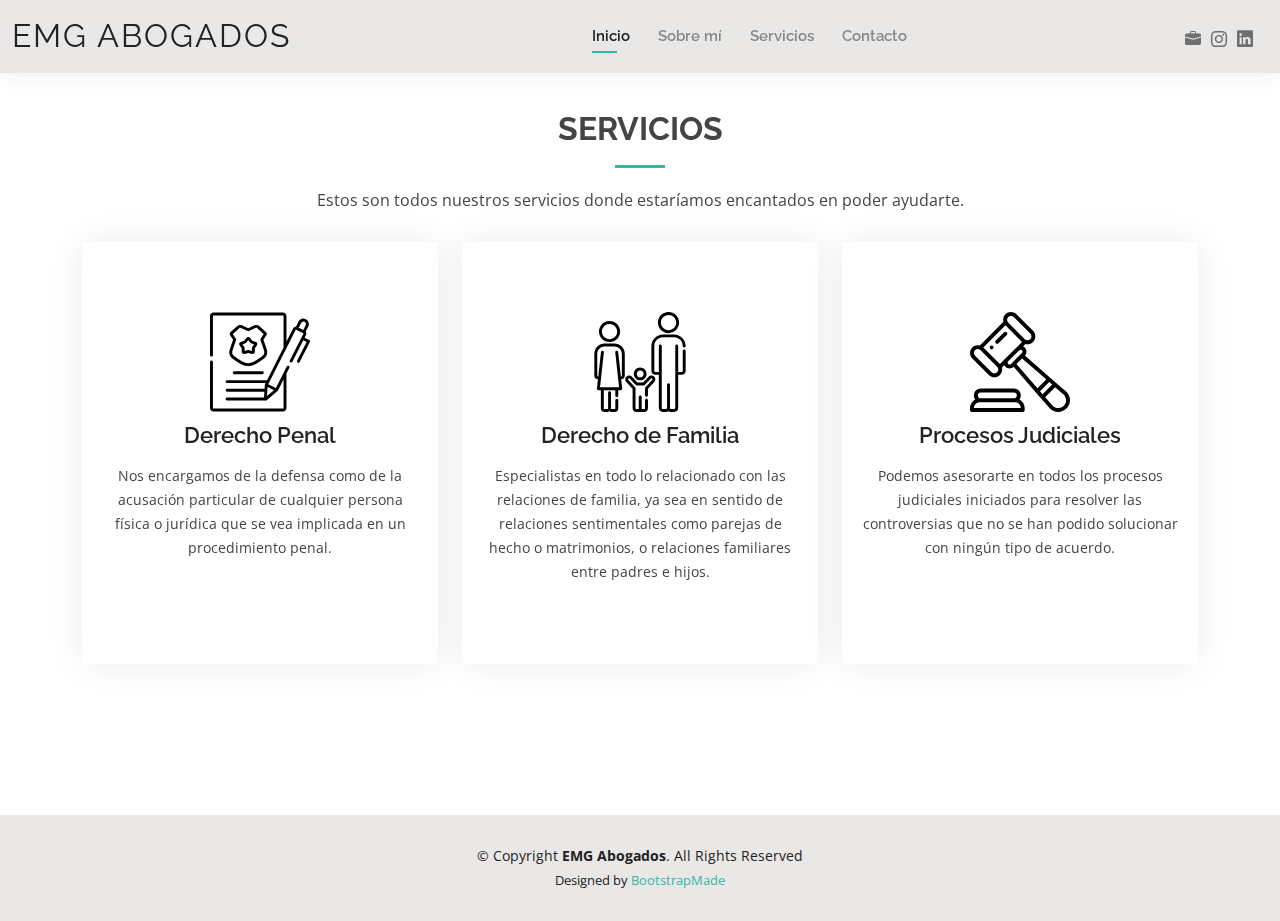
<file: services.html>
<!DOCTYPE html>
<html lang="en">

<head>
  <meta charset="utf-8">
  <meta content="width=device-width, initial-scale=1.0" name="viewport">

  <title>EMG Abogados</title>
  <meta content="" name="description">
  <meta content="" name="keywords">

  <!-- Favicons -->
  <link href="assets/img/favicon.png" rel="icon">
  <link href="assets/img/apple-touch-icon.png" rel="apple-touch-icon">

  <!-- Google Fonts -->
  <link href="https://fonts.googleapis.com/css?family=Open+Sans:300,300i,400,400i,600,600i,700,700i|Raleway:300,300i,400,400i,500,500i,600,600i,700,700i|Poppins:300,300i,400,400i,500,500i,600,600i,700,700i" rel="stylesheet">

  <!-- Vendor CSS Files -->
  <link href="assets/vendor/aos/aos.css" rel="stylesheet">
  <link href="assets/vendor/bootstrap/css/bootstrap.min.css" rel="stylesheet">
  <link href="assets/vendor/bootstrap-icons/bootstrap-icons.css" rel="stylesheet">
  <link href="assets/vendor/boxicons/css/boxicons.min.css" rel="stylesheet">
  <link href="assets/vendor/glightbox/css/glightbox.min.css" rel="stylesheet">
  <link href="assets/vendor/swiper/swiper-bundle.min.css" rel="stylesheet">

  <!-- Template Main CSS File -->
  <link href="assets/css/style.css" rel="stylesheet">

  <!-- =======================================================
  * Template Name: Kelly - v4.0.1
  * Template URL: https://bootstrapmade.com/kelly-free-bootstrap-cv-resume-html-template/
  * Author: BootstrapMade.com
  * License: https://bootstrapmade.com/license/
  ======================================================== -->
</head>

<body>

  <!-- ======= Header ======= -->
  <header id="header" class="fixed-top">
    <div class="container-fluid d-flex justify-content-between align-items-center">

      <h1 class="logo me-auto me-lg-0"><a href="index.html">EMG Abogados</a></h1>
      <!-- Uncomment below if you prefer to use an image logo -->
      <!-- <a href="index.html" class="logo"><img src="assets/img/logo.png" alt="" class="img-fluid"></a>-->

      <nav id="navbar" class="navbar order-last order-lg-0">
        <ul>
          <li><a class="active" href="index.html">Inicio</a></li>
          <li><a href="about.html">Sobre mí</a></li>
          <!--<li><a href="resume.html">Resumen</a></li>-->
          <li><a href="services.html">Servicios</a></li>
          <!--<li><a href="portfolio.html">Portfolio</a></li>-->
          <li><a href="contact.html">Contacto</a></li>
        </ul>
        <i class="bi bi-list mobile-nav-toggle"></i>
      </nav><!-- .navbar -->

      <div class="header-social-links">
        <a target="_blank" href="https://www.lexdir.com/guia/formas-y-efectos-del-divorcio-4239/" class="facebook"><i class="bi bi-briefcase-fill"></i></a>
        <a target="_blank" href="https://www.instagram.com/abogadosemg/" class="instagram"><i class="bi bi-instagram"></i></a>
        <a target="_blank" href="https://www.linkedin.com/in/eva-m-b75975a1/" class="linkedin"><i class="bi bi-linkedin"></i></i></a>
      </div>

    </div>

  </header><!-- End Header -->

  <main id="main">

    <!-- ======= Services Section ======= -->
    <section id="services" class="services">
      <div class="container" data-aos="fade-up">

        <div class="section-title">
          <h2>Servicios</h2>
          <p>Estos son todos nuestros servicios donde estaríamos encantados en poder ayudarte.</p>
        </div>

        <div class="row">
          <div class="col-lg-4 col-md-6 d-flex align-items-stretch" data-aos="zoom-in" data-aos-delay="100">
            <div class="icon-box iconbox-blue">
              <div class="icon">
                
               <img width="100" src="[data-uri]" />
              </div>
              <h4><a href="">Derecho Penal</a></h4>
              <p>Nos encargamos de la defensa como de la acusación particular de cualquier persona física o jurídica que se vea implicada en un procedimiento penal.</p>
            </div>
          </div>

          <div class="col-lg-4 col-md-6 d-flex align-items-stretch mt-4 mt-md-0" data-aos="zoom-in" data-aos-delay="200">
            <div class="icon-box iconbox-orange ">
              <div class="icon">
               
              <img width="100" src="[data-uri]" />
              </div>
              <h4><a href="">Derecho de Familia</a></h4>
              <p>Especialistas en todo lo relacionado con las relaciones de familia, ya sea en sentido de relaciones sentimentales como parejas de hecho o matrimonios, o relaciones familiares entre padres e hijos.</p>
            </div>
          </div>

          <div class="col-lg-4 col-md-6 d-flex align-items-stretch mt-4 mt-lg-0" data-aos="zoom-in" data-aos-delay="300">
            <div class="icon-box iconbox-pink">
              <div class="icon">
                
              <img width="100" src="[data-uri]" />
              </div>
              <h4><a href="">Procesos Judiciales</a></h4>
              <p>Podemos asesorarte en todos los procesos judiciales iniciados para resolver las controversias que no se han podido solucionar con ningún tipo de acuerdo.</p>
            </div>
          </div>
        </div>

      </div>
    </section><!-- End Services Section -->

  </main><!-- End #main -->

  <!-- ======= Footer ======= -->
  <footer id="footer">
    <div class="container">
      <div class="copyright">
        &copy; Copyright <strong><span>EMG Abogados</span></strong>. All Rights Reserved
      </div>
      <div class="credits">
        <!-- All the links in the footer should remain intact. -->
        <!-- You can delete the links only if you purchased the pro version. -->
        <!-- Licensing information: https://bootstrapmade.com/license/ -->
        <!-- Purchase the pro version with working PHP/AJAX contact form: https://bootstrapmade.com/kelly-free-bootstrap-cv-resume-html-template/ -->
        Designed by <a href="https://bootstrapmade.com/">BootstrapMade</a>
      </div>
    </div>
  </footer><!-- End  Footer -->

  <div id="preloader"></div>
  <a href="#" class="back-to-top d-flex align-items-center justify-content-center"><i class="bi bi-arrow-up-short"></i></a>

  <!-- Vendor JS Files -->
  <script src="assets/vendor/aos/aos.js"></script>
  <script src="assets/vendor/bootstrap/js/bootstrap.bundle.min.js"></script>
  <script src="assets/vendor/glightbox/js/glightbox.min.js"></script>
  <script src="assets/vendor/isotope-layout/isotope.pkgd.min.js"></script>
  <script src="assets/vendor/php-email-form/validate.js"></script>
  <script src="assets/vendor/purecounter/purecounter.js"></script>
  <script src="assets/vendor/swiper/swiper-bundle.min.js"></script>
  <script src="assets/vendor/waypoints/noframework.waypoints.js"></script>

  <!-- Template Main JS File -->
  <script src="assets/js/main.js"></script>

</body>

</html>
</file>
<file: assets/css/style.css>
/**
* Template Name: Kelly - v4.0.1
* Template URL: https://bootstrapmade.com/kelly-free-bootstrap-cv-resume-html-template/
* Author: BootstrapMade.com
* License: https://bootstrapmade.com/license/
*/

/*--------------------------------------------------------------
# General
--------------------------------------------------------------*/
body {
  font-family: "Open Sans", sans-serif;
  color: #444444;
}

a {
  color: #34b7a7;
  text-decoration: none;
}

a:hover {
  color: #51cdbe;
  text-decoration: none;
}

h1, h2, h3, h4, h5, h6 {
  font-family: "Raleway", sans-serif;
}

#main {
  margin-top: 50px;
}

@media (max-width: 992px) {
  #main {
    margin-top: 30px;
  }
}

/*--------------------------------------------------------------
# Preloader
--------------------------------------------------------------*/
#preloader {
  position: fixed;
  top: 0;
  left: 0;
  right: 0;
  bottom: 0;
  z-index: 9999;
  overflow: hidden;
  background: #fff;
}

#preloader:before {
  content: "";
  position: fixed;
  top: calc(50% - 30px);
  left: calc(50% - 30px);
  border: 6px solid #34b7a7;
  border-top-color: #dcf5f2;
  border-radius: 50%;
  width: 60px;
  height: 60px;
  -webkit-animation: animate-preloader 1s linear infinite;
  animation: animate-preloader 1s linear infinite;
}

@-webkit-keyframes animate-preloader {
  0% {
    transform: rotate(0deg);
  }
  100% {
    transform: rotate(360deg);
  }
}

@keyframes animate-preloader {
  0% {
    transform: rotate(0deg);
  }
  100% {
    transform: rotate(360deg);
  }
}

/*--------------------------------------------------------------
# Back to top button
--------------------------------------------------------------*/
.back-to-top {
  position: fixed;
  visibility: hidden;
  opacity: 0;
  right: 15px;
  bottom: 15px;
  z-index: 996;
  background: #34b7a7;
  width: 40px;
  height: 40px;
  border-radius: 50px;
  transition: all 0.4s;
}

.back-to-top i {
  font-size: 24px;
  color: #fff;
  line-height: 0;
}

.back-to-top:hover {
  background: #49cbbb;
  color: #fff;
}

.back-to-top.active {
  visibility: visible;
  opacity: 1;
}

/*--------------------------------------------------------------
# Header
--------------------------------------------------------------*/
#header {
  background: #e9e8e6;
  box-shadow: 0px 0px 25px 0 rgba(0, 0, 0, 0.08);
  z-index: 997;
  padding: 15px 0;
}

#header .logo {
  font-size: 32px;
  margin: 0;
  padding: 0;
  line-height: 1;
  font-weight: 400;
  letter-spacing: 2px;
  text-transform: uppercase;
}

#header .logo a {
  color: #222222;
}

#header .logo img {
  max-height: 40px;
}

@media (max-width: 992px) {
  #header .logo {
    font-size: 28px;
  }
}

/*--------------------------------------------------------------
# Header Social Links
--------------------------------------------------------------*/
.header-social-links {
  padding-right: 15px;
}

.header-social-links a {
  color: #6f6f6f;
  padding-left: 6px;
  display: inline-block;
  line-height: 0px;
  transition: 0.3s;
  font-size: 16px;
}

.header-social-links a:hover {
  color: #34b7a7;
}

/*--------------------------------------------------------------
# Navigation Menu
--------------------------------------------------------------*/
/**
* Desktop Navigation 
*/
.navbar {
  padding: 0;
}

.navbar ul {
  margin: 0;
  padding: 0;
  display: flex;
  list-style: none;
  align-items: center;
}

.navbar li {
  position: relative;
  padding: 10px 0 10px 28px;
}

.navbar a {
  display: flex;
  align-items: center;
  justify-content: space-between;
  font-family: "Raleway", sans-serif;
  font-size: 15px;
  font-weight: 600;
  color: #888888;
  white-space: nowrap;
  transition: 0.3s;
  position: relative;
}

.navbar a i {
  font-size: 12px;
  line-height: 0;
  margin-left: 5px;
}

.navbar > ul > li > a:before {
  content: "";
  position: absolute;
  width: 0;
  height: 2px;
  bottom: -5px;
  left: 0;
  background-color: #34b7a7;
  visibility: hidden;
  width: 0px;
  transition: all 0.3s ease-in-out 0s;
}

.navbar a:hover:before, .navbar li:hover > a:before, .navbar .active:before {
  visibility: visible;
  width: 25px;
}

.navbar a:hover, .navbar .active, .navbar li:hover > a {
  color: #222222;
}

.navbar .dropdown ul {
  display: block;
  position: absolute;
  left: 14px;
  top: calc(100% + 30px);
  margin: 0;
  padding: 10px 0;
  z-index: 99;
  opacity: 0;
  visibility: hidden;
  background: #fff;
  box-shadow: 0px 0px 30px rgba(127, 137, 161, 0.25);
  transition: 0.3s;
  border-radius: 4px;
}

.navbar .dropdown ul li {
  min-width: 200px;
  padding: 0;
}

.navbar .dropdown ul a {
  padding: 10px 20px;
  font-size: 15px;
  text-transform: none;
  font-weight: 600;
}

.navbar .dropdown ul a i {
  font-size: 12px;
}

.navbar .dropdown ul a:hover, .navbar .dropdown ul .active:hover, .navbar .dropdown ul li:hover > a {
  color: #34b7a7;
}

.navbar .dropdown:hover > ul {
  opacity: 1;
  top: 100%;
  visibility: visible;
}

.navbar .dropdown .dropdown ul {
  top: 0;
  left: calc(100% - 30px);
  visibility: hidden;
}

.navbar .dropdown .dropdown:hover > ul {
  opacity: 1;
  top: 0;
  left: 100%;
  visibility: visible;
}

@media (max-width: 1366px) {
  .navbar .dropdown .dropdown ul {
    left: -90%;
  }
  .navbar .dropdown .dropdown:hover > ul {
    left: -100%;
  }
}

/**
* Mobile Navigation 
*/
.mobile-nav-toggle {
  color: #222222;
  font-size: 28px;
  cursor: pointer;
  display: none;
  line-height: 0;
  transition: 0.5s;
}

.mobile-nav-toggle.bi-x {
  color: #fff;
}

@media (max-width: 991px) {
  .mobile-nav-toggle {
    display: block;
  }
  .navbar ul {
    display: none;
  }
}

.navbar-mobile {
  position: fixed;
  overflow: hidden;
  top: 0;
  right: 0;
  left: 0;
  bottom: 0;
  background: rgba(9, 9, 9, 0.9);
  transition: 0.3s;
  z-index: 999;
}

.navbar-mobile .mobile-nav-toggle {
  position: absolute;
  top: 15px;
  right: 15px;
}

.navbar-mobile ul {
  display: block;
  position: absolute;
  top: 55px;
  right: 15px;
  bottom: 15px;
  left: 15px;
  padding: 10px 0;
  border-radius: 10px;
  background-color: #fff;
  overflow-y: auto;
  transition: 0.3s;
}

.navbar-mobile a {
  font-size: 15px;
  padding-right: 15px;
  color: #222222;
}

.navbar-mobile a:hover, .navbar-mobile .active, .navbar-mobile li:hover > a {
  color: #34b7a7;
}

.navbar-mobile .getstarted {
  margin: 15px;
}

.navbar-mobile .dropdown ul {
  position: static;
  display: none;
  margin: 10px 20px;
  padding: 10px 0;
  z-index: 99;
  opacity: 1;
  visibility: visible;
  background: #fff;
  box-shadow: 0px 0px 30px rgba(127, 137, 161, 0.25);
}

.navbar-mobile .dropdown ul li {
  min-width: 200px;
}

.navbar-mobile .dropdown ul a {
  padding: 10px 20px;
}

.navbar-mobile .dropdown ul a i {
  font-size: 12px;
}

.navbar-mobile .dropdown ul a:hover, .navbar-mobile .dropdown ul .active:hover, .navbar-mobile .dropdown ul li:hover > a {
  color: #34b7a7;
}

.navbar-mobile .dropdown > .dropdown-active {
  display: block;
}

/*--------------------------------------------------------------
# Hero Section
--------------------------------------------------------------*/
#hero {
  width: 100%;
  height: 100vh;
  background: url("../img/eva6.jpg") top right;
  background-size: cover;
}

#hero .container {
  padding-top: 70px;
  position: relative;
}

@media (max-width: 992px) {
  #hero .container {
    padding-top: 58px;
  }
}

#hero h1 {
  margin: 0;
  font-size: 48px;
  font-weight: 700;
  line-height: 56px;
  color: #f0f0f0;
}

#hero h2 {
  color: #ffffff;
  margin: 10px 0 0 0;
  font-size: 22px;
}

#hero .btn-about {
  font-family: "Raleway", sans-serif;
  text-transform: uppercase;
  font-weight: 600;
  font-size: 12px;
  letter-spacing: 1px;
  display: inline-block;
  padding: 12px 40px;
  border-radius: 50px;
  transition: 0.5s;
  margin-top: 30px;
  color: #fff;
  background: #34b7a7;
}

#hero .btn-about:hover {
  background: #3dc8b7;
}

@media (min-width: 1024px) {
  #hero {
    background-attachment: fixed;
  }
}

@media (max-width: 992px) {
  #hero:before {
    content: "";
    /*background: rgba(255, 255, 255, 0.8);*/
    position: absolute;
    bottom: 0;
    top: 0;
    left: 0;
    right: 0;
  }
  #hero h1 {
    font-size: 28px;
    line-height: 36px;
  }
  #hero h2 {
    font-size: 18px;
    line-height: 24px;
    text-align: center;
  }
}

/*--------------------------------------------------------------
# Sections General
--------------------------------------------------------------*/
section {
  padding: 60px 0;
  min-height: 85vh;
}

.section-bg {
  background-color: #e7f8f6;
}

.section-title {
  text-align: center;
  padding-bottom: 30px;
}

.section-title h2 {
  font-size: 32px;
  font-weight: bold;
  text-transform: uppercase;
  margin-bottom: 20px;
  padding-bottom: 20px;
  position: relative;
}

.section-title h2::after {
  content: '';
  position: absolute;
  display: block;
  width: 50px;
  height: 3px;
  background: #34b7a7;
  bottom: 0;
  left: calc(50% - 25px);
}

.section-title p {
  margin-bottom: 0;
}

/*--------------------------------------------------------------
# Cta
--------------------------------------------------------------*/
.cta {
  background: linear-gradient(rgba(0, 0, 0, 0.6), rgba(0, 0, 0, 0.6)), url("../img/bg-1.jpg") fixed center center;
  background-size: cover;
  padding: 80px 0;
}

.cta h3 {
  color: #fff;
  font-size: 28px;
  font-weight: 700;
}

.cta p {
  color: #fff;
}

.cta .cta-btn {
  font-family: "Raleway", sans-serif;
  text-transform: uppercase;
  font-weight: 500;
  font-size: 16px;
  letter-spacing: 1px;
  display: inline-block;
  padding: 8px 20px;
  border-radius: 2px;
  transition: 0.5s;
  margin: 10px;
  border: 2px solid #fff;
  color: #fff;
}

.cta .cta-btn:hover {
  background: #34b7a7;
  border: 2px solid #34b7a7;
}

@media (max-width: 1024px) {
  .cta {
    background-attachment: scroll;
  }
}

@media (min-width: 769px) {
  .cta .cta-btn-container {
    display: flex;
    align-items: center;
    justify-content: flex-end;
  }
}

/*--------------------------------------------------------------
# About
--------------------------------------------------------------*/
.about .content h3 {
  font-weight: 700;
  font-size: 26px;
  color: #555555;
}

.about .content ul {
  list-style: none;
  padding: 0;
}

.about .content ul li {
  padding-bottom: 10px;
}

.about .content ul i {
  font-size: 20px;
  padding-right: 2px;
  color: #34b7a7;
}

.about .content p:last-child {
  margin-bottom: 0;
}

/*--------------------------------------------------------------
# Skills
--------------------------------------------------------------*/
.skills .progress {
  height: 60px;
  display: block;
  background: none;
  border-radius: 0;
}

.skills .progress .skill {
  padding: 10px 0;
  margin: 0 0 6px 0;
  text-transform: uppercase;
  display: block;
  font-weight: 600;
  font-family: "Poppins", sans-serif;
  color: #222222;
}

.skills .progress .skill .val {
  float: right;
  font-style: normal;
}

.skills .progress-bar-wrap {
  background: #f3f3f3;
}

.skills .progress-bar {
  width: 1px;
  height: 10px;
  transition: .9s;
  background-color: #34b7a7;
}

/*--------------------------------------------------------------
# Facts
--------------------------------------------------------------*/
.facts .counters span {
  font-size: 48px;
  display: block;
  color: #34b7a7;
}

.facts .counters p {
  padding: 0;
  margin: 0 0 20px 0;
  font-family: "Raleway", sans-serif;
  font-size: 14px;
}

/*--------------------------------------------------------------
# Testimonials
--------------------------------------------------------------*/
.testimonials .section-header {
  margin-bottom: 40px;
}

.testimonials .testimonial-item {
  text-align: center;
}

.testimonials .testimonial-item .testimonial-img {
  width: 120px;
  border-radius: 50%;
  border: 4px solid #fff;
  margin: 0 auto;
}

.testimonials .testimonial-item h3 {
  font-size: 20px;
  font-weight: bold;
  margin: 10px 0 5px 0;
  color: #111;
}

.testimonials .testimonial-item h4 {
  font-size: 14px;
  color: #999;
  margin: 0 0 15px 0;
}

.testimonials .testimonial-item .quote-icon-left, .testimonials .testimonial-item .quote-icon-right {
  color: #c8efea;
  font-size: 26px;
}

.testimonials .testimonial-item .quote-icon-left {
  display: inline-block;
  left: -5px;
  position: relative;
}

.testimonials .testimonial-item .quote-icon-right {
  display: inline-block;
  right: -5px;
  position: relative;
  top: 10px;
}

.testimonials .testimonial-item p {
  font-style: italic;
  margin: 0 auto 15px auto;
}

@media (min-width: 992px) {
  .testimonials .testimonial-item p {
    width: 80%;
  }
}

.testimonials .swiper-pagination {
  margin-top: 20px;
  position: relative;
}

.testimonials .swiper-pagination .swiper-pagination-bullet {
  width: 12px;
  height: 12px;
  background-color: #fff;
  opacity: 1;
  border: 1px solid #34b7a7;
}

.testimonials .swiper-pagination .swiper-pagination-bullet-active {
  background-color: #34b7a7;
}

/*--------------------------------------------------------------
# Resume
--------------------------------------------------------------*/
.resume .resume-title {
  font-size: 26px;
  font-weight: 400;
  margin-top: 20px;
  margin-bottom: 20px;
  color: #222222;
}

.resume .resume-item {
  padding: 0 0 20px 20px;
  margin-top: -2px;
  border-left: 2px solid #34b7a7;
  position: relative;
}

.resume .resume-item h4 {
  line-height: 18px;
  font-size: 18px;
  font-weight: 600;
  font-family: "Poppins", sans-serif;
  color: #1d685f;
  margin-bottom: 10px;
}

.resume .resume-item h5 {
  font-size: 16px;
  background: #effbf9;
  padding: 5px 15px;
  display: inline-block;
  font-weight: 600;
  margin-bottom: 10px;
  color: #34b7a7;
}

.resume .resume-item ul {
  padding-left: 20px;
}

.resume .resume-item ul li {
  padding-bottom: 10px;
}

.resume .resume-item:last-child {
  padding-bottom: 0;
}

.resume .resume-item::before {
  content: "";
  position: absolute;
  width: 16px;
  height: 16px;
  border-radius: 50px;
  left: -9px;
  top: 0;
  background: #fff;
  border: 2px solid #34b7a7;
}

/*--------------------------------------------------------------
# Services
--------------------------------------------------------------*/
.services .icon-box {
  text-align: center;
  padding: 70px 20px 80px 20px;
  transition: all ease-in-out 0.3s;
  background: #fff;
  box-shadow: 0px 0 35px 0 rgba(0, 0, 0, 0.08);
}

.services .icon-box .icon {
  margin: 0 auto;
  width: 100px;
  height: 100px;
  display: flex;
  align-items: center;
  justify-content: center;
  transition: ease-in-out 0.3s;
  position: relative;
}

.services .icon-box .icon i {
  font-size: 36px;
  transition: 0.5s;
  position: relative;
}

.services .icon-box .icon svg {
  position: absolute;
  top: 0;
  left: 0;
}

.services .icon-box .icon svg path {
  transition: 0.5s;
  fill: #f5f5f5;
}

.services .icon-box h4 {
  font-weight: 600;
  margin: 10px 0 15px 0;
  font-size: 22px;
}

.services .icon-box h4 a {
  color: #222222;
  transition: ease-in-out 0.3s;
}

.services .icon-box p {
  line-height: 24px;
  font-size: 14px;
  margin-bottom: 0;
}

.services .iconbox-blue i {
  color: #47aeff;
}

.services .iconbox-blue:hover .icon i {
  color: #fff;
}

.services .iconbox-blue:hover .icon path {
  fill: #47aeff;
}

.services .iconbox-orange i {
  color: #ffa76e;
}

.services .iconbox-orange:hover .icon i {
  color: #fff;
}

.services .iconbox-orange:hover .icon path {
  fill: #ffa76e;
}

.services .iconbox-pink i {
  color: #e80368;
}

.services .iconbox-pink:hover .icon i {
  color: #fff;
}

.services .iconbox-pink:hover .icon path {
  fill: #e80368;
}

.services .iconbox-yellow i {
  color: #ffbb2c;
}

.services .iconbox-yellow:hover .icon i {
  color: #fff;
}

.services .iconbox-yellow:hover .icon path {
  fill: #ffbb2c;
}

.services .iconbox-red i {
  color: #ff5828;
}

.services .iconbox-red:hover .icon i {
  color: #fff;
}

.services .iconbox-red:hover .icon path {
  fill: #ff5828;
}

.services .iconbox-teal i {
  color: #11dbcf;
}

.services .iconbox-teal:hover .icon i {
  color: #fff;
}

.services .iconbox-teal:hover .icon path {
  fill: #11dbcf;
}

/*--------------------------------------------------------------
# Portfolio
--------------------------------------------------------------*/
.portfolio .portfolio-item {
  margin-bottom: 30px;
}

.portfolio #portfolio-flters {
  padding: 0;
  margin: 0 auto 20px auto;
  list-style: none;
  text-align: center;
}

.portfolio #portfolio-flters li {
  cursor: pointer;
  display: inline-block;
  padding: 8px 16px 10px 16px;
  font-size: 13px;
  font-weight: 500;
  line-height: 1;
  text-transform: uppercase;
  color: #444444;
  margin-bottom: 5px;
  transition: all 0.3s ease-in-out;
  border-radius: 50px;
}

.portfolio #portfolio-flters li:hover, .portfolio #portfolio-flters li.filter-active {
  color: #fff;
  background: #34b7a7;
}

.portfolio #portfolio-flters li:last-child {
  margin-right: 0;
}

.portfolio .portfolio-wrap {
  transition: 0.3s;
  position: relative;
  overflow: hidden;
  z-index: 1;
  background: rgba(34, 34, 34, 0.6);
}

.portfolio .portfolio-wrap::before {
  content: "";
  background: rgba(34, 34, 34, 0.6);
  position: absolute;
  left: 0;
  right: 0;
  top: 0;
  bottom: 0;
  transition: all ease-in-out 0.3s;
  z-index: 2;
  opacity: 0;
}

.portfolio .portfolio-wrap img {
  transition: all ease-in-out 0.3s;
}

.portfolio .portfolio-wrap .portfolio-info {
  opacity: 0;
  position: absolute;
  top: 0;
  left: 0;
  right: 0;
  bottom: 0;
  z-index: 3;
  transition: all ease-in-out 0.3s;
  display: flex;
  flex-direction: column;
  justify-content: flex-end;
  align-items: flex-start;
  padding: 20px;
}

.portfolio .portfolio-wrap .portfolio-info h4 {
  font-size: 20px;
  color: #fff;
  font-weight: 600;
}

.portfolio .portfolio-wrap .portfolio-info p {
  color: rgba(255, 255, 255, 0.7);
  font-size: 14px;
  text-transform: uppercase;
  padding: 0;
  margin: 0;
  font-style: italic;
}

.portfolio .portfolio-wrap .portfolio-links {
  text-align: center;
  z-index: 4;
}

.portfolio .portfolio-wrap .portfolio-links a {
  color: #fff;
  margin: 0 5px 0 0;
  font-size: 28px;
  display: inline-block;
  transition: 0.3s;
}

.portfolio .portfolio-wrap .portfolio-links a:hover {
  color: #78d9cd;
}

.portfolio .portfolio-wrap:hover::before {
  opacity: 1;
}

.portfolio .portfolio-wrap:hover img {
  transform: scale(1.2);
}

.portfolio .portfolio-wrap:hover .portfolio-info {
  opacity: 1;
}

/*--------------------------------------------------------------
# Portfolio Details
--------------------------------------------------------------*/
.portfolio-details {
  padding-top: 0;
}

.portfolio-details .portfolio-details-slider img {
  width: 100%;
}

.portfolio-details .portfolio-details-slider .swiper-pagination {
  margin-top: 20px;
  position: relative;
}

.portfolio-details .portfolio-details-slider .swiper-pagination .swiper-pagination-bullet {
  width: 12px;
  height: 12px;
  background-color: #fff;
  opacity: 1;
  border: 1px solid #34b7a7;
}

.portfolio-details .portfolio-details-slider .swiper-pagination .swiper-pagination-bullet-active {
  background-color: #34b7a7;
}

.portfolio-details .portfolio-info {
  padding: 30px;
  box-shadow: 0px 0 30px rgba(34, 34, 34, 0.08);
}

.portfolio-details .portfolio-info h3 {
  font-size: 22px;
  font-weight: 700;
  margin-bottom: 20px;
  padding-bottom: 20px;
  border-bottom: 1px solid #eee;
}

.portfolio-details .portfolio-info ul {
  list-style: none;
  padding: 0;
  font-size: 15px;
}

.portfolio-details .portfolio-info ul li + li {
  margin-top: 10px;
}

.portfolio-details .portfolio-description {
  padding-top: 30px;
}

.portfolio-details .portfolio-description h2 {
  font-size: 26px;
  font-weight: 700;
  margin-bottom: 20px;
}

.portfolio-details .portfolio-description p {
  padding: 0;
}

/*--------------------------------------------------------------
# Contact
--------------------------------------------------------------*/
.contact .info {
  width: 100%;
  background: #fff;
}

.contact .info i {
  font-size: 20px;
  color: #34b7a7;
  float: left;
  width: 44px;
  height: 44px;
  background: #effbf9;
  display: flex;
  justify-content: center;
  align-items: center;
  border-radius: 50px;
  transition: all 0.3s ease-in-out;
}

.contact .info h4 {
  padding: 0 0 0 60px;
  font-size: 22px;
  font-weight: 600;
  margin-bottom: 5px;
  color: #222222;
}

.contact .info p {
  padding: 0 0 0 60px;
  margin-bottom: 0;
  font-size: 14px;
  color: #555555;
}

.contact .info .email, .contact .info .phone {
  margin-top: 40px;
}

.contact .info .email:hover i, .contact .info .address:hover i, .contact .info .phone:hover i {
  background: #34b7a7;
  color: #fff;
}

.contact .php-email-form {
  width: 100%;
  background: #fff;
}

.contact .php-email-form .form-group {
  padding-bottom: 8px;
}

.contact .php-email-form .error-message {
  display: none;
  color: #fff;
  background: #ed3c0d;
  text-align: center;
  padding: 15px;
  font-weight: 600;
}

.contact .php-email-form .sent-message {
  display: none;
  color: #fff;
  background: #18d26e;
  text-align: center;
  padding: 15px;
  font-weight: 600;
}

.contact .php-email-form .loading {
  display: none;
  background: #fff;
  text-align: center;
  padding: 15px;
}

.contact .php-email-form .loading:before {
  content: "";
  display: inline-block;
  /*border-radius: 50%;
  width: 24px;
  height: 24px;
  margin: 0 10px -6px 0;
  border: 3px solid #18d26e;
  border-top-color: #eee;
  -webkit-animation: animate-loading 1s linear infinite;
  animation: animate-loading 1s linear infinite;*/
}

.contact .php-email-form input, .contact .php-email-form textarea {
  border-radius: 4px;
  box-shadow: none;
  font-size: 14px;
}

.contact .php-email-form input:focus, .contact .php-email-form textarea:focus {
  border-color: #34b7a7;
}

.contact .php-email-form input {
  height: 44px;
}

.contact .php-email-form textarea {
  padding: 10px 12px;
}

.contact .php-email-form button[type="submit"] {
  background: #34b7a7;
  border: 0;
  padding: 10px 30px 12px 30px;
  color: #fff;
  transition: 0.4s;
  border-radius: 50px;
}

.contact .php-email-form button[type="submit"]:hover {
  background: #3dc8b7;
}

.form-btn {
  background-color: rgba(17, 17, 17, 0);
  border-radius: 10px;
  padding: 10px;
  box-shadow: none;
  font-family: "Open Sans", sans-serif;
  color: #444444;
  border: solid 1px rgb(201, 201, 201)
}
.form-btn:hover {
  background-color: rgba(168, 168, 168, 0.055);
}

@-webkit-keyframes animate-loading {
  0% {
    transform: rotate(0deg);
  }
  100% {
    transform: rotate(360deg);
  }
}

@keyframes animate-loading {
  0% {
    transform: rotate(0deg);
  }
  100% {
    transform: rotate(360deg);
  }
}

/*--------------------------------------------------------------
# Footer
--------------------------------------------------------------*/
#footer {
  background: #e9e8e6;
  padding: 30px 0;
  color: #222222;
  font-size: 14px;
  text-align: center;
}

#footer .credits {
  padding-top: 5px;
  font-size: 13px;
}

#footer .credits a {
  color: #34b7a7;
}
</file>
